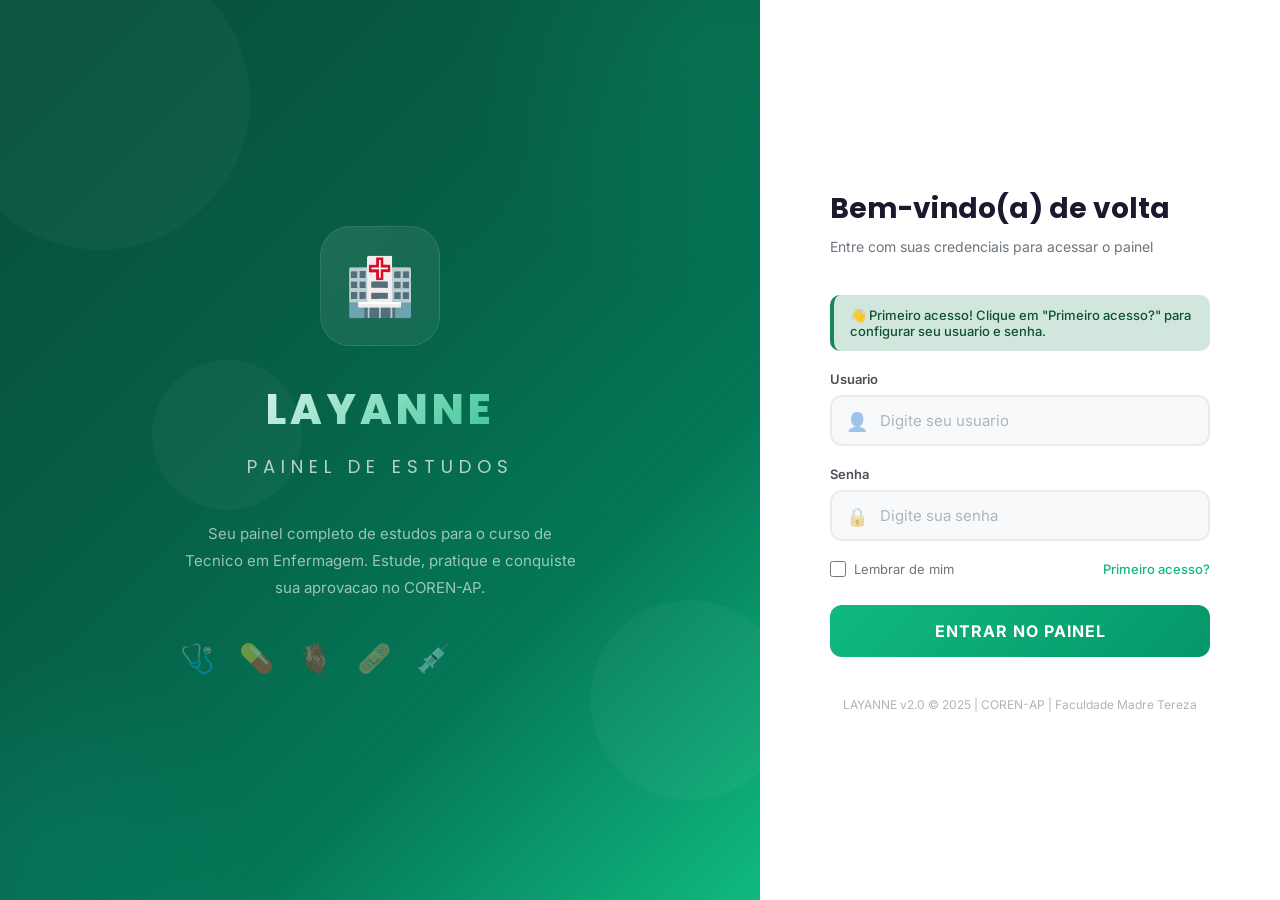
<file: index.html>
<!DOCTYPE html>
<html lang="pt-BR">
<head>
  <meta charset="UTF-8">
  <meta name="viewport" content="width=device-width, initial-scale=1.0">
  <title>LAYANNE - Painel de Estudos | Técnico em Enfermagem</title>
  <link rel="stylesheet" href="css/style.css">
  <link rel="icon" href="data:image/svg+xml,<svg xmlns='http://www.w3.org/2000/svg' viewBox='0 0 100 100'><text y='.9em' font-size='90'>🏥</text></svg>">
  <link rel="manifest" href="manifest.json">
  <meta name="theme-color" content="#10b981">
  <meta name="apple-mobile-web-app-capable" content="yes">
  <meta name="apple-mobile-web-app-status-bar-style" content="black-translucent">
  <meta name="apple-mobile-web-app-title" content="LAYANNE">
  <meta name="description" content="Painel de estudos completo para técnico em enfermagem - COREN-AP">
</head>
<body>

  <div class="sidebar-overlay" id="sidebarOverlay" onclick="toggleSidebar()"></div>

  <!-- SIDEBAR -->
  <aside class="sidebar" id="sidebar">
    <div class="sidebar-header">
      <div class="sidebar-logo">
        <div class="logo-icon">J</div>
        <div class="logo-text">LAYANNE</div>
      </div>
      <div class="logo-subtitle">Técnico em Enfermagem</div>
    </div>

    <nav class="sidebar-nav">
      <div class="nav-section-title">Principal</div>
      <a class="nav-item active" data-page="dashboard" onclick="navigateTo('dashboard')">
        <span class="icon">📊</span> Painel Inicial
      </a>

      <div class="nav-section-title">Estudos</div>
      <a class="nav-item" data-page="disciplinas" onclick="navigateTo('disciplinas')">
        <span class="icon">📚</span> Disciplinas
      </a>
      <a class="nav-item" data-page="simulados" onclick="navigateTo('simulados')">
        <span class="icon">📝</span> Simulados
      </a>
      <a class="nav-item" data-page="mapas" onclick="navigateTo('mapas')">
        <span class="icon">🧠</span> Mapas Mentais
      </a>

      <div class="nav-section-title">Ética e Legislação</div>
      <a class="nav-item" data-page="cofen" onclick="navigateTo('cofen')">
        <span class="icon">⚖️</span> COFEN 564/2017
      </a>
      <a class="nav-item" data-page="disciplina-detail" onclick="navigateTo('disciplina-detail', DISCIPLINAS.find(x=>x.id==='coren-ap'))">
        <span class="icon">🏛️</span> COREN-AP
      </a>

      <div class="nav-section-title">Ferramentas</div>
      <a class="nav-item" data-page="leitura" onclick="navigateTo('leitura')">
        <span class="icon">🔊</span> Leitor de Voz
      </a>
      <a class="nav-item" data-page="favoritos" onclick="navigateTo('favoritos')">
        <span class="icon">⭐</span> Favoritos
      </a>
      <a class="nav-item" data-page="historico" onclick="navigateTo('historico')">
        <span class="icon">📈</span> Meu Progresso
      </a>
    </nav>

    <div class="sidebar-footer">
      <div class="footer-info">
        LAYANNE v2.0<br>
        COREN-AP | Resolução 564/2017
      </div>
    </div>
  </aside>

  <!-- MAIN -->
  <main class="main" id="main">
    <header class="topbar">
      <div class="topbar-left">
        <button class="menu-toggle" id="menuToggle" onclick="toggleSidebar()">☰</button>
        <h1 class="page-title" id="pageTitle">Painel Inicial</h1>
      </div>
      <div class="topbar-right">
        <div class="user-badge">👩‍⚕️ Estudante</div>
      </div>
    </header>

    <div class="content" id="contentArea">

      <!-- DASHBOARD -->
      <div class="page active" id="page-dashboard">
        <!-- HERO BANNER COM PARTICULAS -->
        <div class="welcome-banner-pro">
          <div class="floating-shape floating-shape-1"></div>
          <div class="floating-shape floating-shape-2"></div>
          <div class="floating-shape floating-shape-3"></div>
          <div class="particles" id="particles"></div>
          <div class="welcome-content">
            <div style="display:flex;align-items:center;gap:12px;margin-bottom:16px">
              <div style="width:60px;height:60px;border-radius:18px;background:linear-gradient(135deg,#10b981,#14b8a6);display:flex;align-items:center;justify-content:center;font-size:30px;box-shadow:0 8px 32px rgba(20,184,166,0.4)">👩‍⚕️</div>
              <div>
                <div style="font-size:12px;font-weight:600;letter-spacing:2px;text-transform:uppercase;color:rgba(255,255,255,0.5)">COREN-AP | Técnico em Enfermagem</div>
                <h1 style="margin:0">Bem-vinda à LAYANNE!</h1>
              </div>
            </div>
            <p>Seu painel completo de estudos. Estude, pratique simulados e conquiste sua aprovação com excelência!</p>
            <div style="display:flex;gap:12px;margin-top:24px;flex-wrap:wrap">
              <button onclick="navigateTo('simulados')" style="background:linear-gradient(135deg,#10b981,#14b8a6);border:none;color:white;padding:12px 28px;border-radius:12px;font-weight:700;font-size:14px;cursor:pointer;transition:all 0.3s;box-shadow:0 4px 20px rgba(20,184,166,0.4)">🚀 Iniciar Simulado</button>
              <button onclick="navigateTo('disciplinas')" style="background:rgba(255,255,255,0.1);backdrop-filter:blur(10px);border:1px solid rgba(255,255,255,0.2);color:white;padding:12px 28px;border-radius:12px;font-weight:700;font-size:14px;cursor:pointer;transition:all 0.3s">📚 Ver Disciplinas</button>
            </div>
          </div>
        </div>

        <!-- STATS GLOW -->
        <div style="display:grid;grid-template-columns:repeat(auto-fit,minmax(200px,1fr));gap:20px;margin-bottom:32px">
          <div class="stat-card-glow" onclick="navigateTo('disciplinas')">
            <div class="stat-icon-glow" style="background:linear-gradient(135deg,#10b981,#14b8a6)">📚</div>
            <div class="stat-value-glow" id="statDisciplinas">11</div>
            <div class="stat-label-glow">Disciplinas</div>
          </div>
          <div class="stat-card-glow" onclick="navigateTo('simulados')">
            <div class="stat-icon-glow" style="background:linear-gradient(135deg,#198754,#20c997)">✅</div>
            <div class="stat-value-glow" id="statQuestoes">0</div>
            <div class="stat-label-glow">Questões Respondidas</div>
          </div>
          <div class="stat-card-glow" onclick="navigateTo('simulados')">
            <div class="stat-icon-glow" style="background:linear-gradient(135deg,#fd7e14,#ffc107)">🎯</div>
            <div class="stat-value-glow" id="statAcerto">0%</div>
            <div class="stat-label-glow">Taxa de Acerto</div>
          </div>
          <div class="stat-card-glow" onclick="navigateTo('cofen')">
            <div class="stat-icon-glow" style="background:linear-gradient(135deg,#dc3545,#14b8a6)">⚖️</div>
            <div class="stat-value-glow">119</div>
            <div class="stat-label-glow">Artigos COFEN</div>
          </div>
        </div>

        <!-- QUICK ACTIONS -->
        <div style="display:grid;grid-template-columns:repeat(auto-fit,minmax(140px,1fr));gap:16px;margin-bottom:32px">
          <div class="quick-action" onclick="navigateTo('simulados')">
            <div class="qa-icon" style="background:linear-gradient(135deg,#10b98133,#10b98111)">📝</div>
            <div class="qa-title">Simulados</div>
            <div class="qa-desc">Pratique com provas</div>
          </div>
          <div class="quick-action" onclick="navigateTo('mapas')">
            <div class="qa-icon" style="background:linear-gradient(135deg,#14b8a633,#14b8a611)">🧠</div>
            <div class="qa-title">Mapas Mentais</div>
            <div class="qa-desc">Visualize conceitos</div>
          </div>
          <div class="quick-action" onclick="navigateTo('cofen')">
            <div class="qa-icon" style="background:linear-gradient(135deg,#dc354533,#dc354511)">⚖️</div>
            <div class="qa-title">Código de Ética</div>
            <div class="qa-desc">119 artigos</div>
          </div>
          <div class="quick-action" onclick="navigateTo('leitura')">
            <div class="qa-icon" style="background:linear-gradient(135deg,#19875433,#19875411)">🔊</div>
            <div class="qa-title">Leitor de Voz</div>
            <div class="qa-desc">Ouça o conteúdo</div>
          </div>
          <div class="quick-action" onclick="navigateTo('favoritos')">
            <div class="qa-icon" style="background:linear-gradient(135deg,#14b8a633,#14b8a611)">⭐</div>
            <div class="qa-title">Favoritos</div>
            <div class="qa-desc">Seus salvos</div>
          </div>
          <div class="quick-action" onclick="navigateTo('historico')">
            <div class="qa-icon" style="background:linear-gradient(135deg,#ffc10733,#ffc10711)">📊</div>
            <div class="qa-title">Progresso</div>
            <div class="qa-desc">Seu histórico</div>
          </div>
        </div>

        <!-- DISCIPLINAS + SIMULADOS -->
        <div class="grid-2">
          <div class="glass-card">
            <div class="glass-card-header">
              <div class="glass-card-title"><div class="title-dot"></div>Disciplinas em Alta</div>
              <span style="font-size:12px;color:#6c757d;cursor:pointer" onclick="navigateTo('disciplinas')">Ver todas →</span>
            </div>
            <div class="glass-card-body" id="dashboardDisciplinas"></div>
          </div>
          <div class="glass-card">
            <div class="glass-card-header">
              <div class="glass-card-title"><div class="title-dot" style="background:#ffc107"></div>Últimos Simulados</div>
              <span style="font-size:12px;color:#6c757d;cursor:pointer" onclick="navigateTo('simulados')">Ver todos →</span>
            </div>
            <div class="glass-card-body" id="dashboardSimulados">
              <div style="text-align:center;padding:20px 0;color:#6c757d">
                <div style="font-size:40px;margin-bottom:10px;opacity:0.5">📝</div>
                <div style="font-size:14px">Nenhum simulado realizado ainda</div>
                <div style="font-size:12px;margin-top:4px;opacity:0.7">Comece agora mesmo!</div>
              </div>
            </div>
          </div>
        </div>

        <!-- DICAS -->
        <div class="glass-card" style="margin-bottom:32px">
          <div class="glass-card-header">
            <div class="glass-card-title"><div class="title-dot" style="background:#fd7e14"></div>Dicas de Estudos</div>
          </div>
          <div class="glass-card-body">
            <div style="display:grid;grid-template-columns:repeat(auto-fit,minmax(250px,1fr));gap:16px">
              <div style="display:flex;align-items:flex-start;gap:14px;padding:16px;background:rgba(255,255,255,0.05);border-radius:14px;border:1px solid rgba(255,255,255,0.06);transition:all 0.3s" onmouseover="this.style.background='rgba(255,255,255,0.08)'" onmouseout="this.style.background='rgba(255,255,255,0.05)'">
                <div style="width:44px;height:44px;border-radius:12px;background:linear-gradient(135deg,#10b98133,#14b8a622);display:flex;align-items:center;justify-content:center;font-size:20px;flex-shrink:0">💡</div>
                <div>
                  <div style="font-size:14px;font-weight:600;color:white;margin-bottom:3px">Técnica Pomodoro</div>
                  <div style="font-size:12px;color:rgba(255,255,255,0.5);line-height:1.5">25 min de estudo + 5 min de pausa. Mantém a concentração no máximo!</div>
                </div>
              </div>
              <div style="display:flex;align-items:flex-start;gap:14px;padding:16px;background:rgba(255,255,255,0.05);border-radius:14px;border:1px solid rgba(255,255,255,0.06);transition:all 0.3s" onmouseover="this.style.background='rgba(255,255,255,0.08)'" onmouseout="this.style.background='rgba(255,255,255,0.05)'">
                <div style="width:44px;height:44px;border-radius:12px;background:linear-gradient(135deg,#14b8a633,#14b8a622);display:flex;align-items:center;justify-content:center;font-size:20px;flex-shrink:0">🔁</div>
                <div>
                  <div style="font-size:14px;font-weight:600;color:white;margin-bottom:3px">Revisão Espaçada</div>
                  <div style="font-size:12px;color:rgba(255,255,255,0.5);line-height:1.5">Revise em 24h, 7 dias e 30 dias. Supere a curva de Ebbinghaus!</div>
                </div>
              </div>
              <div style="display:flex;align-items:flex-start;gap:14px;padding:16px;background:rgba(255,255,255,0.05);border-radius:14px;border:1px solid rgba(255,255,255,0.06);transition:all 0.3s" onmouseover="this.style.background='rgba(255,255,255,0.08)'" onmouseout="this.style.background='rgba(255,255,255,0.05)'">
                <div style="width:44px;height:44px;border-radius:12px;background:linear-gradient(135deg,#19875433,#20c99722);display:flex;align-items:center;justify-content:center;font-size:20px;flex-shrink:0">📝</div>
                <div>
                  <div style="font-size:14px;font-weight:600;color:white;margin-bottom:3px">Simulados Semanais</div>
                  <div style="font-size:12px;color:rgba(255,255,255,0.5);line-height:1.5">A melhor forma de medir seu nível e identificar pontos fracos!</div>
                </div>
              </div>
              <div style="display:flex;align-items:flex-start;gap:14px;padding:16px;background:rgba(255,255,255,0.05);border-radius:14px;border:1px solid rgba(255,255,255,0.06);transition:all 0.3s" onmouseover="this.style.background='rgba(255,255,255,0.08)'" onmouseout="this.style.background='rgba(255,255,255,0.05)'">
                <div style="width:44px;height:44px;border-radius:12px;background:linear-gradient(135deg,#dc354533,#14b8a622);display:flex;align-items:center;justify-content:center;font-size:20px;flex-shrink:0">🧠</div>
                <div>
                  <div style="font-size:14px;font-weight:600;color:white;margin-bottom:3px">Mapas Mentais</div>
                  <div style="font-size:12px;color:rgba(255,255,255,0.5);line-height:1.5">Visualize e fixe conceitos complexos com mapas interativos!</div>
                </div>
              </div>
            </div>
          </div>
        </div>
      </div>

      <!-- DISCIPLINAS -->
      <div class="page" id="page-disciplinas">
        <div class="section-title">📚 Disciplinas do Curso</div>
        <div class="section-subtitle">Estude todas as matérias exigidas no curso de Técnico em Enfermagem</div>
        <div class="tabs" id="disciplinaTabs">
          <button class="tab active" onclick="filterDisciplinas('todas')">Todas</button>
          <button class="tab" onclick="filterDisciplinas('basico')">Básico</button>
          <button class="tab" onclick="filterDisciplinas('clinico')">Clínico</button>
          <button class="tab" onclick="filterDisciplinas('especializado')">Especializado</button>
          <button class="tab" onclick="filterDisciplinas('geral')">Geral</button>
        </div>
        <div class="grid-3" id="disciplinasGrid"></div>
      </div>

      <!-- DISCIPLINA DETAIL -->
      <div class="page" id="page-disciplina-detail">
        <div id="disciplinaDetailContent"></div>
      </div>

      <!-- TOPICO DETAIL -->
      <div class="page" id="page-topico-detail">
        <div id="topicoDetailContent"></div>
      </div>

      <!-- SIMULADOS -->
      <div class="page" id="page-simulados">
        <div class="section-title">📝 Simulados</div>
        <div class="section-subtitle">Pratique com questões no estilo COREN-DF</div>
        <div class="tabs">
          <button class="tab active" onclick="filterSimulados('todos')">Todos</button>
          <button class="tab" onclick="filterSimulados('facil')">Fácil</button>
          <button class="tab" onclick="filterSimulados('medio')">Médio</button>
          <button class="tab" onclick="filterSimulados('dificil')">Difícil</button>
        </div>
        <div class="grid-3" id="simuladosGrid"></div>
      </div>

      <!-- QUIZ -->
      <div class="page" id="page-quiz">
        <div class="quiz-container" id="quizContainer"></div>
      </div>

      <!-- QUIZ RESULTS -->
      <div class="page" id="page-quiz-results">
        <div class="results-container" id="quizResults"></div>
      </div>

      <!-- MAPAS MENTAIS -->
      <div class="page" id="page-mapas">
        <div class="section-title">🧠 Mapas Mentais</div>
        <div class="section-subtitle">Visualize e memorize os conceitos principais de cada disciplina</div>
        <div class="grid-3" id="mapasGrid"></div>
      </div>

      <!-- MAPA DETAIL -->
      <div class="page" id="page-mapa-detail">
        <div id="mapaDetailContent"></div>
      </div>

      <!-- COFEN 564/2017 -->
      <div class="page" id="page-cofen">
        <div style="background:linear-gradient(135deg,#14b8a6,#10b981);border-radius:var(--radius-lg);padding:32px;color:white;margin-bottom:24px;position:relative;overflow:hidden">
          <div style="position:absolute;top:0;right:0;width:200px;height:100%;background:url('https://images.unsplash.com/photo-1589829545856-d10d557cf95f?w=400&q=80') center/cover;opacity:0.1;border-radius:0 var(--radius-lg) var(--radius-lg) 0"></div>
          <h2 style="font-family:Poppins,sans-serif;font-size:24px;font-weight:800;margin-bottom:8px;position:relative">⚖️ Código de Ética dos Profissionais de Enfermagem</h2>
          <p style="opacity:0.85;font-size:14px;position:relative">COREN-AP | Conselho Regional de Enfermagem do Amapá</p>
          <p style="opacity:0.65;font-size:12px;position:relative;margin-top:4px">Resolução COFEN n. 564/2017 - 119 Artigos Completos</p>
        </div>

        <div class="tabs" id="cofenTabs">
          <button class="tab active" onclick="filterCofen('todos')">Todos (119)</button>
          <button class="tab" onclick="filterCofen('pre')">Preâmbulo</button>
          <button class="tab" onclick="filterCofen('direitos')">Cap.I - Direitos (1-23)</button>
          <button class="tab" onclick="filterCofen('deveres')">Cap.II - Deveres (24-60)</button>
          <button class="tab" onclick="filterCofen('proibicoes')">Cap.III - Proibições (61-102)</button>
          <button class="tab" onclick="filterCofen('infracoes')">Cap.IV - Infrações (103-113)</button>
          <button class="tab" onclick="filterCofen('aplicacao')">Cap.V - Penalidades (114-119)</button>
        </div>

        <div id="cofenList"></div>
      </div>

      <!-- COFEN ARTIGO DETAIL -->
      <div class="page" id="page-cofen-detail">
        <div id="cofenDetailContent"></div>
      </div>

      <!-- LEITOR DE VOZ -->
      <div class="page" id="page-leitura">
        <div class="section-title">🔊 Leitor de Voz Inteligente</div>
        <div class="section-subtitle">Ouça os conteúdos e receba explicações práticas do robô inteligente</div>

        <div class="grid-2">
          <div class="card">
            <div class="card-header">
              <div class="card-title">Selecione o Conteúdo</div>
            </div>
            <div class="card-body">
              <div style="margin-bottom:16px">
                <label style="font-size:13px;font-weight:600;display:block;margin-bottom:6px">Disciplina</label>
                <select id="leitorDisciplina" onchange="updateLeitorTopicos()" style="width:100%;padding:10px 14px;border:2px solid var(--border);border-radius:8px;font-size:14px;font-family:Inter,sans-serif;background:white">
                  <option value="">Selecione uma disciplina...</option>
                </select>
              </div>
              <div style="margin-bottom:16px">
                <label style="font-size:13px;font-weight:600;display:block;margin-bottom:6px">Tópico</label>
                <select id="leitorTopico" onchange="loadLeitorConteudo()" style="width:100%;padding:10px 14px;border:2px solid var(--border);border-radius:8px;font-size:14px;font-family:Inter,sans-serif;background:white">
                  <option value="">Selecione um tópico...</option>
                </select>
              </div>
              <div style="margin-bottom:16px">
                <label style="font-size:13px;font-weight:600;display:block;margin-bottom:6px">Velocidade da Fala</label>
                <input type="range" id="leitorVelocidade" min="0.5" max="2" step="0.1" value="1.3" style="width:100%" oninput="document.getElementById('leitorVelocidadeLabel').textContent = this.value == 1.3 ? 'Normal' : this.value < 1.3 ? 'Lenta' : 'Rápida'">
                <div style="display:flex;justify-content:space-between;font-size:11px;color:var(--text-muted)">
                  <span>Lenta</span>
                  <span id="leitorVelocidadeLabel">Normal</span>
                  <span>Rápida</span>
                </div>
              </div>
              <div style="margin-bottom:16px">
                <label style="font-size:13px;font-weight:600;display:block;margin-bottom:6px">Volume</label>
                <input type="range" id="leitorVolume" min="0" max="1" step="0.1" value="1" style="width:100%">
              </div>
              <div style="display:flex;gap:8px;flex-wrap:wrap">
                <label style="display:flex;align-items:center;gap:6px;font-size:13px;cursor:pointer;padding:8px 14px;background:var(--bg);border-radius:8px;border:2px solid var(--border);transition:all 0.3s" id="modoLeituraLabel">
                  <input type="checkbox" id="modoExplicacao" style="accent-color:#10b981">
                  <span>🤖 Modo Explicação Prática</span>
                </label>
              </div>
            </div>
          </div>

          <div class="card">
            <div class="card-header">
              <div class="card-title">Controle de Leitura</div>
            </div>
            <div class="card-body">
              <div id="leitorConteudoPreview" style="max-height:280px;overflow-y:auto;padding:16px;background:var(--bg);border-radius:8px;font-size:13px;line-height:1.8;margin-bottom:20px;color:#555">
                Selecione um tópico para visualizar e ouvir o conteúdo...
              </div>
              <div style="display:flex;gap:8px;flex-wrap:wrap;justify-content:center">
                <button class="btn btn-outline btn-sm" onclick="leitorSkipBack()">⏮ Voltar</button>
                <button class="btn btn-primary" id="leitorPlayBtn" onclick="toggleLeitura()">▶ Iniciar Leitura</button>
                <button class="btn btn-outline btn-sm" onclick="leitorPause()">⏸ Pausar</button>
                <button class="btn btn-danger btn-sm" onclick="leitorStop()">⏹ Parar</button>
                <button class="btn btn-outline btn-sm" onclick="leitorSkipForward()">⏭ Avançar</button>
              </div>
              <div id="leitorProgresso" style="margin-top:16px;text-align:center;font-size:12px;color:var(--text-muted)"></div>
            </div>
          </div>
        </div>

        <div class="card" style="margin-top:24px">
          <div class="card-header">
            <div class="card-title">⚡ Artigos para Leitura Rápida</div>
          </div>
          <div class="card-body">
            <div class="grid-3" id="artigosGrid"></div>
          </div>
        </div>
      </div>

      <!-- FAVORITOS -->
      <div class="page" id="page-favoritos">
        <div class="section-title">⭐ Meus Favoritos</div>
        <div class="section-subtitle">Conteúdos salvos para revisão rápida</div>
        <div id="favoritosContent">
          <div class="empty-state">
            <div class="empty-state-icon">⭐</div>
            <div class="empty-state-title">Nenhum favorito ainda</div>
            <div class="empty-state-desc">Clique no ícone ⭐ nos conteúdos para salvá-los aqui</div>
          </div>
        </div>
      </div>

      <!-- HISTORICO -->
      <div class="page" id="page-historico">
        <div class="section-title">📈 Meu Progresso</div>
        <div class="section-subtitle">Acompanhe sua evolução nos estudos</div>
        <div class="stats-grid">
          <div class="stat-card blue"><div class="stat-icon">📚</div><div class="stat-value" id="histTotalEstudado">0</div><div class="stat-label">Tópicos Estudados</div></div>
          <div class="stat-card green"><div class="stat-icon">📝</div><div class="stat-value" id="histTotalSimulados">0</div><div class="stat-label">Simulados Realizados</div></div>
          <div class="stat-card orange"><div class="stat-icon">🎯</div><div class="stat-value" id="histMelhorAcerto">0%</div><div class="stat-label">Melhor Taxa de Acerto</div></div>
          <div class="stat-card red"><div class="stat-icon">🔥</div><div class="stat-value" id="histSequencia">0</div><div class="stat-label">Dias Seguidos</div></div>
        </div>
        <div class="grid-2">
          <div class="card"><div class="card-header"><div class="card-title">Progresso por Disciplina</div></div><div class="card-body" id="progressoDisciplinas"></div></div>
          <div class="card"><div class="card-header"><div class="card-title">Histórico de Simulados</div></div><div class="card-body" id="historicoSimulados"><div class="empty-state"><div class="empty-state-icon">📋</div><div class="empty-state-desc">Nenhum simulado realizado ainda</div></div></div></div>
        </div>
      </div>

    </div>
  </main>

  <!-- TTS CONTROLLER FLUTUANTE -->
  <div id="ttsFloatingController" style="display:none;position:fixed;bottom:24px;right:24px;background:linear-gradient(135deg,#10b981,#14b8a6);color:white;padding:16px 24px;border-radius:16px;box-shadow:0 8px 32px rgba(16,185,129,0.3);z-index:2000;min-width:320px;font-family:Inter,sans-serif">
    <div style="display:flex;align-items:center;justify-content:space-between;margin-bottom:8px">
      <div style="font-size:13px;font-weight:600" id="ttsStatus">🔊 Lendo em voz alta...</div>
      <button onclick="leitorStop()" style="background:none;border:none;color:white;font-size:18px;cursor:pointer">✕</button>
    </div>
    <div style="font-size:11px;opacity:0.8;margin-bottom:10px;max-height:40px;overflow:hidden;line-height:1.4" id="ttsCurrentText"></div>
    <div style="display:flex;gap:8px;align-items:center">
      <button onclick="leitorPause()" class="btn btn-sm" style="background:rgba(255,255,255,0.2);color:white;border:none;cursor:pointer;padding:6px 10px;border-radius:6px" id="ttsPauseBtn">⏸</button>
      <div style="flex:1;height:4px;background:rgba(255,255,255,0.2);border-radius:2px;overflow:hidden">
        <div id="ttsProgressBar" style="height:100%;background:white;border-radius:2px;width:0%;transition:width 0.3s"></div>
      </div>
      <button onclick="leitorSkipForward()" class="btn btn-sm" style="background:rgba(255,255,255,0.2);color:white;border:none;cursor:pointer;padding:6px 10px;border-radius:6px">⏭</button>
    </div>
  </div>

  <!-- ============ HUMANOIDE AI APRESENTADOR ============ -->
  <div class="ai-humanoid-overlay" id="humanoidOverlay">
    <div class="ai-humanoid-stage">
      <div class="ai-stage-top">
        <div class="ai-stage-status">
          <span class="dot"></span>
          <span>LAYANNE AI • Sistema Ativo</span>
          <div class="ai-voice-wave" id="voiceWave">
            <span></span><span></span><span></span><span></span><span></span>
          </div>
        </div>
        <button class="ai-stage-close" onclick="humanoidClose()">✕</button>
      </div>

      <!-- Tabs -->
      <div class="ai-tabs">
        <button class="ai-tab active" id="tabApresentacao" onclick="humanoidSwitchTab('apresentacao')">🤖 Apresentação</button>
        <button class="ai-tab" id="tabInteligente" onclick="humanoidSwitchTab('inteligente')">🧠 Inteligente</button>
      </div>

      <!-- Tab: Apresentação -->
      <div class="ai-tab-panel active" id="panelApresentacao">
        <div class="ai-stage-body">
          <div class="ai-humanoid-container">
            <div class="ai-humanoid-body">
              <div class="humanoid-head">
                <div class="face">
                  <div class="humanoid-eyes">
                    <div class="humanoid-eye"></div>
                    <div class="humanoid-eye"></div>
                  </div>
                  <div class="humanoid-mouth" id="humanoidMouth"></div>
                </div>
              </div>
              <div class="humanoid-neck"></div>
              <div class="humanoid-torso"></div>
              <div class="humanoid-arms">
                <div class="humanoid-arm left" id="armLeft"></div>
                <div class="humanoid-arm right" id="armRight"></div>
              </div>
            </div>
            <div class="ai-humanoid-name">a LAYANNE</div>
            <div class="ai-humanoid-role">Assistente Virtual</div>
          </div>

          <div class="ai-speech-panel">
            <div class="ai-speech-bubble">
              <div class="ai-speech-text" id="humanoidText">
                Olá! Eu sou o <span class="highlight">LAYANNE</span>, seu assistente virtual de estudos...
              </div>
            </div>
            <div class="ai-progress-dots" id="humanoidDots"></div>
          </div>
        </div>

        <div class="ai-stage-controls">
          <button class="ai-ctrl-btn secondary" onclick="humanoidPrev()">◀ Anterior</button>
          <button class="ai-ctrl-btn primary" id="humanoidPlayBtn" onclick="humanoidTogglePlay()">
            <span id="playIcon">▶ Iniciar Apresentação</span>
          </button>
          <button class="ai-ctrl-btn secondary" onclick="humanoidNext()">Próximo ▶</button>
          <button class="ai-ctrl-btn danger" onclick="humanoidClose()">✕ Fechar</button>
        </div>
      </div>

      <!-- Tab: Inteligente (Chat) -->
      <div class="ai-tab-panel" id="panelInteligente">
        <div class="ai-chat-container">
          <div class="hud-chat-messages" id="chatMessages">
            <div class="hud-chat-msg hud-chat-msg-bot">
              <div class="hud-chat-avatar">🤖</div>
               <div class="hud-chat-bubble">Olá! Eu sou a <strong>LAYANNE</strong>, sua assistente inteligente! Pode me perguntar qualquer coisa sobre enfermagem, ética, anatomia, farmacologia, o COREN-AP, o Código de Ética... Estou aqui para te ajudar nos seus estudos! 💜</div>
            </div>
          </div>
          <div class="hud-chat-suggestions" id="chatSuggestions">
            <button class="hud-chat-sug-btn" onclick="chatPerguntar('O que é beneficência?')">O que é beneficência?</button>
            <button class="hud-chat-sug-btn" onclick="chatPerguntar('Quais são os principais artigos do código de ética?')">Artigos principais</button>
            <button class="hud-chat-sug-btn" onclick="chatPerguntar('Me explica sobre sistema nervoso')">Sistema nervoso</button>
            <button class="hud-chat-sug-btn" onclick="chatPerguntar('O que é o COREN-AP?')">COREN-AP</button>
            <button class="hud-chat-sug-btn" onclick="chatPerguntar('Quais são as disciplinas?')">Disciplinas</button>
          </div>
          <div class="hud-chat-input-area">
            <input type="text" id="chatInput" placeholder="Digite sua pergunta sobre enfermagem..." onkeydown="if(event.key==='Enter')chatEnviar()">
            <button class="hud-chat-send" onclick="chatEnviar()">➤</button>
          </div>
        </div>
      </div>
    </div>
  </div>

  <!-- Botão flutuante do humanoide -->
  <button class="ai-fab" id="humanoidFab" onclick="humanoidOpen()" title="Conheça a LAYANNE">
    <span class="ai-fab-pulse"></span>
    🤖
  </button>

  <script src="js/data.js"></script>
  <script src="coren-ap/cofen-data.js"></script>
  <script src="js/app.js"></script>
  <script>
    if ('serviceWorker' in navigator) {
      navigator.serviceWorker.register('service-worker.js');
    }
  </script>
  <script>
    // ============ HUMANOIDE AI - APRESENTACAO POR VOZ ============
    const HUMANOID_STEPS = [
      {
        text: `Olá! Eu sou a <span class="highlight">LAYANNE</span>, sua assistente virtual de estudos!
               Seja muito bem-vindo ao seu painel completo de <span class="accent">Técnico em Enfermagem</span>.
               Vou te apresentar tudo que você pode fazer aqui. Preste atenção!`,
        voice: `Olá!... Eu sou a Layanne, sua assistente virtual de estudos!... Seja muito bem-vindo ao seu painel completo de Técnico em Enfermagem!... Vou te apresentar tudo que você pode fazer aqui. Preste muita atenção!`
      },
      {
        text: `Este é um sistema completo de <span class="highlight">aprendizado</span>, feito para quem está cursando <span class="accent">Técnico em Enfermagem</span>.
               Aqui você encontra todas as disciplinas do curso, organizadas e prontas para estudar.`,
        voice: `Este é um sistema completo de aprendizado!... Feito para quem está cursando Técnico em Enfermagem!... Aqui você encontra todas as disciplinas do curso, organizadas e prontas para estudar.`
      },
      {
        text: `Temos <span class="highlight">11 disciplinas completas</span>: Anatomia, Farmacologia, Primeiros Socorros, Saúde da Mulher, Obstetrícia, Enfermagem Médico-Cirúrgica, Enfermagem em Saúde Coletiva, Legislação, Doenças Prevalentes, Psiquiatria e <span class="accent">COREN-AP</span>!
               Cada uma com <span class="accent">conteúdos completos</span> e bem organizados.`,
        voice: `Temos 11 disciplinas completas!... Anatomia, Farmacologia, Primeiros Socorros, Saúde da Mulher, Obstetrícia, Enfermagem Médico-Cirúrgica, Enfermagem em Saúde Coletiva, Legislação, Doenças Prevalentes, Psiquiatria e COREN-AP!... Cada uma com conteúdos completos e bem organizados.`
      },
      {
        text: `O <span class="highlight">Código de Ética do COREN-AP</span> está completo aqui!
               Todos os <span class="accent">119 artigos</span> da Resolução COFEN 564/2017, organizados por capítulos, com explicação prática de cada um.
               Você pode ler, ouvir em voz alta e favoritar os artigos mais importantes.`,
        voice: `O Código de Ética do COREN-AP está completo aqui!... Todos os 119 artigos da Resolução COFEN 564/2017!... Organizados por capítulos, com explicação prática de cada um!... Você pode ler, ouvir em voz alta, e favoritar os artigos mais importantes.`
      },
      {
        text: `A ferramenta de <span class="highlight">Simulados</span> é poderosa!
               Mais de <span class="accent">130 questões</span> com explicação detalhada. Você pode escolher por disciplina, fazer simulados gerais e acompanhar sua taxa de acerto.
               Ative o <span class="accent">Modo Explicação</span> para entender cada resposta!`,
        voice: `A ferramenta de Simulados é muito poderosa!... Mais de 130 questões com explicação detalhada!... Você pode escolher por disciplina, fazer simulados gerais, e acompanhar sua taxa de acerto!... Ative o Modo Explicação para entender cada resposta!`
      },
      {
        text: `Tem <span class="highlight">Mapas Mentais</span> visuais para facilitar o aprendizado!
               Conceitos complexos organizados em árvore de conhecimento. Visualize conexões entre temas e memorize com facilidade.
               Perfeito para <span class="accent">revisão rápida</span> antes das provas!`,
        voice: `Tem Mapas Mentais visuais para facilitar o aprendizado!... Conceitos complexos organizados em árvore de conhecimento!... Visualize conexões entre temas, e memorize com facilidade!... Perfeito para revisão rápida antes das provas!`
      },
      {
        text: `O <span class="highlight">Leitor de Voz</span> pode ler qualquer conteúdo para você!
               Ative o <span class="accent">Modo Explicação</span> e a LAYANNE vai explicar o conteúdo de forma prática e objetiva, como se fosse uma professora particular.
               Perfeito para estudar enquanto faz outras coisas!`,
        voice: `O Leitor de Voz pode ler qualquer conteúdo para você!... Ative o Modo Explicação, e a Layanne vai explicar o conteúdo de forma prática e objetiva!... Como se fosse uma professora particular!... Perfeito para estudar enquanto faz outras coisas!`
      },
      {
        text: `No <span class="highlight">Dashboard</span> você acompanha sua evolução:
               total de questões respondidas, taxa de acerto, simulados recentes e suas <span class="accent">disciplinas favoritas</span>.
               Tudo para você saber exatamente onde precisa estudar mais!`,
        voice: `No Dashboard você acompanha sua evolução!... Total de questões respondidas, taxa de acerto, simulados recentes, e suas disciplinas favoritas!... Tudo para você saber exatamente onde precisa estudar mais!`
      },
      {
        text: `Salve conteúdos nos <span class="highlight">Favoritos</span> com o ícone de estrela.
               O painel funciona <span class="accent">offline</span> também! Você pode estudar de qualquer lugar, mesmo sem internet.
               Dica: use os favoritos para revisar antes da prova!`,
        voice: `Salve conteúdos nos Favoritos, com o ícone de estrela!... O painel funciona offline também!... Você pode estudar de qualquer lugar, mesmo sem internet!... Dica: use os favoritos para revisar antes da prova!`
      },
      {
        text: `Agora sim! Você está pronta para <span class="highlight">começar seus estudos</span>!
               Clique em qualquer disciplina, faça simulados, ouça os conteúdos e conquiste sua aprovação.
               Eu sou o <span class="accent">LAYANNE</span>, estarei sempre aqui te ajudando. <span class="highlight">Bons estudos!</span>`,
        voice: `Agora sim!... Você está pronto para começar seus estudos!... Clique em qualquer disciplina, faça simulados, ouça os conteúdos, e conquiste sua aprovação!... Eu sou a Layanne, e estarei sempre aqui te ajudando!... Bons estudos!`
      }
    ];

    let hStep = 0;
    let hPlaying = false;
    let hSpeech = null;
    let hMouthInterval = null;

    function humanoidOpen() {
      document.getElementById('humanoidOverlay').classList.add('active');
      document.getElementById('humanoidFab').style.display = 'none';
      hStep = 0;
      hPlaying = false;
      humanoidRenderDots();
      humanoidShowStep(0);
      if (!localStorage.getItem('layanne_humanoid_seen')) {
        setTimeout(() => humanoidStart(), 800);
      }
    }

    function humanoidClose() {
      humanoidStop();
      document.getElementById('humanoidOverlay').classList.remove('active');
      document.getElementById('humanoidFab').style.display = 'flex';
      localStorage.setItem('layanne_humanoid_seen', 'true');
    }

    function humanoidRenderDots() {
      const dots = document.getElementById('humanoidDots');
      dots.innerHTML = HUMANOID_STEPS.map((_, i) =>
        `<div class="ai-progress-dot ${i === hStep ? 'active' : i < hStep ? 'done' : ''}" onclick="humanoidGoTo(${i})"></div>`
      ).join('');
    }

    function humanoidShowStep(idx) {
      hStep = idx;
      const textEl = document.getElementById('humanoidText');
      textEl.innerHTML = HUMANOID_STEPS[idx].text;
      textEl.style.animation = 'none';
      textEl.offsetHeight;
      textEl.style.animation = 'msgFadeIn 0.5s ease';
      humanoidRenderDots();
    }

    function humanoidGoTo(idx) {
      humanoidStop();
      humanoidShowStep(idx);
    }

    function humanoidPrev() {
      humanoidStop();
      if (hStep > 0) humanoidShowStep(hStep - 1);
    }

    function humanoidNext() {
      humanoidStop();
      if (hStep < HUMANOID_STEPS.length - 1) humanoidShowStep(hStep + 1);
    }

    function humanoidTogglePlay() {
      if (hPlaying) {
        humanoidStop();
      } else {
        humanoidStart();
      }
    }

    function humanoidStart() {
      hPlaying = true;
      document.getElementById('playIcon').textContent = '⏸ Pausar';
      document.getElementById('voiceWave').classList.remove('paused');
      humanoidSpeak(HUMANOID_STEPS[hStep].voice);
    }

    function humanoidStop() {
      hPlaying = false;
      document.getElementById('playIcon').textContent = '▶ Continuar';
      document.getElementById('voiceWave').classList.add('paused');
      if (hSpeech) { speechSynthesis.cancel(); hSpeech = null; }
      humanoidStopMouth();
    }

    function humanoidSpeak(text) {
      if (!('speechSynthesis' in window)) {
        humanoidStartMouth();
        setTimeout(() => { humanoidStopMouth(); humanoidAutoNext(); }, 3000);
        return;
      }
      speechSynthesis.cancel();

      const voices = speechSynthesis.getVoices();
      let bestVoice = null;

      const prefFemininas = [
        'maria', 'zira', 'hazel', 'helena', 'female',
        'luciana', 'julia', 'camila', 'paula', 'ana',
        'clara', 'isabela', 'larissa', 'marcia',
        'google female'
      ];

      for (const pref of prefFemininas) {
        const found = voices.find(v => v.name.toLowerCase().includes(pref));
        if (found) { bestVoice = found; break; }
      }

      if (!bestVoice) {
        bestVoice = voices.find(v => v.lang.startsWith('pt'));
      }

      if (!bestVoice) {
        const fem = voices.filter(v => /zira|hazel|helena|maria|female|feminina/i.test(v.name));
        bestVoice = fem.length > 0 ? fem[0] : voices[0];
      }

      const u = new SpeechSynthesisUtterance(text);
      u.lang = 'pt-BR';
      u.rate = 1.75;
      u.pitch = 1.75;
      u.volume = 1;
      if (bestVoice) u.voice = bestVoice;

      humanoidStartMouth();

      u.onend = () => {
        humanoidStopMouth();
        hSpeech = null;
        if (hPlaying) humanoidAutoNext();
      };

      u.onerror = () => {
        humanoidStopMouth();
        hSpeech = null;
        if (hPlaying) humanoidAutoNext();
      };

      hSpeech = u;
      speechSynthesis.speak(u);
    }

    function humanoidAutoNext() {
      if (hStep < HUMANOID_STEPS.length - 1) {
        setTimeout(() => {
          hStep++;
          humanoidShowStep(hStep);
          setTimeout(() => {
            if (hPlaying) humanoidSpeak(HUMANOID_STEPS[hStep].voice);
          }, 600);
        }, 400);
      } else {
        hPlaying = false;
        document.getElementById('playIcon').textContent = '▶ Recomeçar';
        document.getElementById('voiceWave').classList.add('paused');
      }
    }

    function humanoidStartMouth() {
      const mouth = document.getElementById('humanoidMouth');
      mouth.classList.add('speaking');
      document.getElementById('armRight').classList.add('waving');
    }

    function humanoidStopMouth() {
      const mouth = document.getElementById('humanoidMouth');
      mouth.classList.remove('speaking');
      document.getElementById('armRight').classList.remove('waving');
    }

    // Load voices
    if ('speechSynthesis' in window) {
      speechSynthesis.onvoiceschanged = () => speechSynthesis.getVoices();
      speechSynthesis.getVoices();
    }

    // ============ TABS ============
    function humanoidSwitchTab(tab) {
      document.getElementById('tabApresentacao').classList.toggle('active', tab === 'apresentacao');
      document.getElementById('tabInteligente').classList.toggle('active', tab === 'inteligente');
      document.getElementById('panelApresentacao').classList.toggle('active', tab === 'apresentacao');
      document.getElementById('panelInteligente').classList.toggle('active', tab === 'inteligente');
      if (tab === 'inteligente') humanoidStop();
    }

    // ============ CHATBOT INTELIGENTE ============
    function chatEnviar() {
      const input = document.getElementById('chatInput');
      const texto = input.value.trim();
      if (!texto) return;
      input.value = '';
      chatAdicionarMensagem(texto, 'user');
      chatMostrarTyping();
      const delay = 600 + Math.random() * 800;
      setTimeout(() => {
        chatRemoverTyping();
        const resposta = chatGerarResposta(texto);
        chatAdicionarMensagem(resposta, 'bot');
      }, delay);
    }

    function chatPerguntar(pergunta) {
      document.getElementById('chatInput').value = '';
      chatAdicionarMensagem(pergunta, 'user');
      chatMostrarTyping();
      setTimeout(() => {
        chatRemoverTyping();
        const resposta = chatGerarResposta(pergunta);
        chatAdicionarMensagem(resposta, 'bot');
      }, 700 + Math.random() * 600);
    }

    function chatAdicionarMensagem(texto, tipo) {
      const container = document.getElementById('chatMessages');
      const avatar = tipo === 'bot' ? '🤖' : '👩‍🎓';
      const classe = tipo === 'bot' ? 'hud-chat-msg-bot' : 'hud-chat-msg-user';
      const html = `<div class="hud-chat-msg ${classe}"><div class="hud-chat-avatar">${avatar}</div><div class="hud-chat-bubble">${texto}</div></div>`;
      container.insertAdjacentHTML('beforeend', html);
      container.scrollTop = container.scrollHeight;
    }

    function chatMostrarTyping() {
      const container = document.getElementById('chatMessages');
      container.insertAdjacentHTML('beforeend', `<div class="hud-chat-typing" id="chatTyping"><div class="hud-chat-avatar">🤖</div><div class="typing-dots"><span></span><span></span><span></span></div></div>`);
      container.scrollTop = container.scrollHeight;
    }

    function chatRemoverTyping() {
      const el = document.getElementById('chatTyping');
      if (el) el.remove();
    }

    function chatNormalizar(texto) {
      return texto.toLowerCase()
        .normalize('NFD').replace(/[\u0300-\u036f]/g, '')
        .replace(/[?!.,;:'"()\[\]{}]/g, '')
        .replace(/\s+/g, ' ').trim();
    }

    function chatGerarResposta(pergunta) {
      const p = chatNormalizar(pergunta);

      // Saudacoes
      if (p.match(/^(ola|oi|bom dia|boa tarde|boa noite|e ai|eai|hello|hi|hey|salve)/)) {
        const saudacoes = [
          'Oi! Tudo bem? 😊 Sou a LAYANNE, posso te ajudar com qualquer dúvida sobre enfermagem, ética profissional, anatomia, farmacologia... É só perguntar!',
          'Olá! Que bom te ver por aqui! 💜 Em que posso te ajudar hoje? Pode ser sobre qualquer disciplina do curso!',
          'Oi! Estou aqui prontinho para te ajudar nos seus estudos! 🤖 Pergunte sobre qualquer conteúdo do curso de Técnico em Enfermagem!'
        ];
        return saudacoes[Math.floor(Math.random() * saudacoes.length)];
      }

      // Agradecimentos
      if (p.match(/(obrigad|valeu|thanks|brigad)/)) {
        return 'De nada! 💜 Fico feliz em ajudar! Se tiver mais alguma dúvida, é só mandar. Bons estudos!';
      }

      // Sobre o LAYANNE
      if (p.match(/(quem e voce|o que voce faz|seu nome|sobre voce|me apresente)/)) {
        return 'Eu sou a <strong>LAYANNE</strong>, sua assistente virtual de estudos! 🤖 Fui criada especialmente para te ajudar no curso de Técnico em Enfermagem. Posso te explicar conteúdos, responder dúvidas sobre o Código de Ética do COREN-AP, te ajudar com anatomia, farmacologia, e muito mais! É só me perguntar!';
      }

      // Disciplinas
      if (p.match(/(disciplina|materia|conteudo|o que tem|quais)/) && p.match(/(disciplina|materia)/)) {
        const nomes = DISCIPLINAS.map(d => `<strong>${d.nome}</strong>`).join(', ');
        return `Temos <strong>${DISCIPLINAS.length} disciplinas</strong> completas: ${nomes}. Cada uma com vários tópicos, quizzes e mapas mentais! Qual disciplina você quer estudar?`;
      }

      // ============ ETICA / CODIGO DE ETICA / COFEN ============
      if (p.match(/(etic|codigo de etica|cofen|coren|resolucao 564|codigo etico)/)) {
        // Buscar artigo especifico
        const artMatch = p.match(/artigo\s*(\d+)/);
        if (artMatch) {
          const num = parseInt(artMatch[1]);
          const artigo = COFEN_ARTIGOS.find(a => a.artigo === String(num));
          if (artigo) {
            return `<strong>Artigo ${artigo.artigo}</strong> - ${artigo.titulo}<br><br>${artigo.texto}<br><br>💡 <em>${artigo.explicacao}</em>`;
          }
          return `Não encontrei o artigo ${num} na base. Verifique o número e tente novamente. Temos artigos de 1 a 119, mais o preâmbulo.`;
        }
        // Capitulos
        if (p.match(/(capitulo|capitulo|principio|disposicao geral|dos profissionais|das competencias|infração|penalidade)/)) {
          if (p.match(/preambulo/)) return `<strong>Preâmbulo do Código de Ética</strong><br><br>A profissão de Enfermagem, no exercício de suas atividades, compromete-se com o ser humano, com a coletividade e com a classe profissional, observando os princípios da dignidade da pessoa humana, da beneficência, da não-maleficência, da justiça, da autonomia e da veracidade.`;
          if (p.match(/(principio|dignidade|beneficenc|nao.maleficenc|justica|autonomia|veracidade)/)) {
            const arts = COFEN_ARTIGOS.filter(a => a.artigo === '1' || a.artigo === '2' || a.artigo === '3');
            return arts.map(a => `<strong>Art. ${a.artigo}</strong> - ${a.titulo}: ${a.texto} 💡 ${a.explicacao}`).join('<br><br>');
          }
          if (p.match(/(infraç|infracao|penalidade|puniç|punicao|advertencia|suspens)/)) {
            const arts = COFEN_ARTIGOS.filter(a => parseInt(a.artigo) >= 97 && parseInt(a.artigo) <= 119);
            return `Os artigos de <strong>infração e penalidades</strong> vão do artigo 97 ao 119. Aqui estão os principais:<br><br>` + arts.slice(0, 6).map(a => `<strong>Art. ${a.artigo}</strong>: ${a.titulo} - ${a.texto}`).join('<br><br>') + `<br><br>💡 As penalidades incluem advertência, suspensão, cassação do registro e multa.`;
          }
          if (p.match(/(competenc|atribuicao|dever|responsabilidade)/)) {
            const arts = COFEN_ARTIGOS.filter(a => parseInt(a.artigo) >= 38 && parseInt(a.artigo) <= 56);
            return `Os artigos sobre <strong>competências e atribuições</strong> vão do artigo 38 ao 56. Veja os principais:<br><br>` + arts.slice(0, 5).map(a => `<strong>Art. ${a.artigo}</strong>: ${a.titulo} - ${a.texto}`).join('<br><br>');
          }
          if (p.match(/(disposicao geral|geral)/)) {
            const arts = COFEN_ARTIGOS.filter(a => parseInt(a.artigo) >= 1 && parseInt(a.artigo) <= 12);
            return `<strong>Capítulo I - Princípios Fundamentais</strong><br><br>` + arts.map(a => `<strong>Art. ${a.artigo}</strong>: ${a.titulo}`).join('<br>');
          }
          // Resumo geral do codigo
          return `<strong>Código de Ética dos Profissionais de Enfermagem</strong><br><br>Resolução COFEN nº 564/2017 - COREN-AP<br><br>
            <strong>Preâmbulo:</strong> Princípios fundamentais da profissão<br>
            <strong>Cap. I</strong> (arts. 1-12): Princípios Fundamentais<br>
            <strong>Cap. II</strong> (arts. 13-37): Da Vida e da Saúde<br>
            <strong>Cap. III</strong> (arts. 38-56): Das Atribuições<br>
            <strong>Cap. IV</strong> (arts. 57-96): Dos Deveres<br>
            <strong>Cap. V</strong> (arts. 97-119): Das Infrações e Penalidades<br><br>
            Tem <strong>119 artigos</strong> no total. Pode me perguntar sobre qualquer artigo específico!`;
        }
        // Beneficencia
        if (p.match(/(beneficenc|fazer o bem|ajudar)/)) {
          const art = COFEN_ARTIGOS.find(a => a.artigo === '1');
          return `<strong>Beneficência</strong> (Art. 1º do Código de Ética)<br><br>${art.texto}<br><br>💡 Significa que o profissional de enfermagem deve sempre agir para fazer o bem ao paciente, promovendo sua saúde e bem-estar. É um dos pilares fundamentais da ética na enfermagem!`;
        }
        // Nao maleficencia
        if (p.match(/(nao.maleficenc|nao causar dano|fazer mal|prejudicar)/)) {
          return `<strong>Não-maleficência</strong><br><br>É o princípio de <strong>não causar dano</strong> ao paciente. Todo profissional de enfermagem deve evitar qualquer ação que possa prejudicar o paciente, mesmo que sem intenção. Isso inclui: não administrar medicamento sem prescrição, não realizar procedimentos sem capacitação, e sempre manter segurança no atendimento.`;
        }
        // Autonomia
        if (p.match(/(autonomia|decisao do paciente|liberdade de escolha)/)) {
          return `<strong>Autonomia</strong> (Art. 1º e 25º)<br><br>O paciente tem o direito de decidir sobre seu próprio tratamento. O profissional de enfermagem deve respeitar as decisões do paciente, mesmo quando discorda, desde que esteja ciente das consequências. Isso inclui o direito de recusar tratamento.`;
        }
        // Veracidade
        if (p.match(/(veracidade|verdade|mentir|mentira|ser honesto|honestidade)/)) {
          return `<strong>Veracidade</strong> (Art. 1º)<br><br>O profissional deve sempre dizer a verdade ao paciente e à equipe. Isso inclui informar corretamente sobre procedimentos, condições de saúde, e nunca omitir informações relevantes que afetem as decisões do paciente.`;
        }
        // Justica
        if (p.match(/(justica|igualdade|discriminacao|tratar igual)/)) {
          return `<strong>Justiça</strong> (Art. 1º)<br><br>Tratar todos os pacientes igualmente, sem discriminação de raça, cor, sexo, religião, condição social. O profissional deve garantir acesso igualitário aos cuidados de enfermagem.`;
        }
        // Proibir recusar
        if (p.match(/(recus|negar atendimento|negar cuidado)/)) {
          return `<strong>Art. 4º</strong> - Proibição de recusar cuidados<br><br>É vedado ao profissional de Enfermagem recusar-se a prestar cuidados ao ser humano em qualquer circunstância, ressalvados os casos previstos em lei. Você <strong>nunca pode</strong> negar atendimento a um paciente!`;
        }
        // Resumo geral
        const total = COFEN_ARTIGOS.length;
        return `O <strong>Código de Ética do COREN-AP</strong> (Resolução COFEN 564/2017) tem <strong>${total} artigos</strong> organizados em 5 capítulos. Pode me perguntar sobre:<br><br>• Artigo específico (ex: "artigo 5")<br>• Princípios éticos (beneficência, autonomia, veracidade)<br>• Infrações e penalidades<br>• Atribuições e competências<br>• Deveres do profissional<br><br>Qual aspecto você quer entender?`;
      }

      // ============ ANATOMIA ============
      if (p.match(/(anatom|sistema nervoso|sistema circulatorio|sistema respiratorio|sistema digest|coracao|pulmao|figado|rins|celula|tecido|osso|musculo|articulacao|pele|estomago|intestino)/)) {
        if (p.match(/nervoso/)) {
          const disc = DISCIPLINAS.find(d => d.id === 'anat-fisio');
          const topico = disc ? disc.topicos.find(t => t.titulo.toLowerCase().includes('nervoso')) : null;
          if (topico) {
            const texto = extrairTextoChat(topico.conteudo);
            return `<strong>Sistema Nervoso</strong> 🧠<br><br>${texto.substring(0, 600)}...<br><br>💡 O sistema nervoso é dividido em Central (encéfalo e medula) e Periférico (nervos). É responsável por controlar todas as funções do corpo!`;
          }
        }
        if (p.match(/(circulat|coracao|cardio)/)) {
          const disc = DISCIPLINAS.find(d => d.id === 'anat-fisio');
          const topico = disc ? disc.topicos.find(t => t.titulo.toLowerCase().includes('circulat') || t.titulo.toLowerCase().includes('cardio')) : null;
          if (topico) {
            const texto = extrairTextoChat(topico.conteudo);
            return `<strong>Sistema Circulatório</strong> ❤️<br><br>${texto.substring(0, 600)}...`;
          }
          return `<strong>Sistema Circulatório</strong> ❤️<br><br>O coração bombeia sangue por todo o corpo através das artérias e veias. O sangue transporta oxigênio e nutrientes para as células e recolhe resíduos. A pressão arterial normal é em torno de 120x80 mmHg.`;
        }
        if (p.match(/(respirat|pulmao|pulmonar)/)) {
          return `<strong>Sistema Respiratório</strong> 🫁<br><br>Responsável pela troca gasosa: inspiramos O₂ e expiramos CO₂. Estruturas principais: nariz, faringe, laringe, traqueia, brônquios e pulmões. A FR normal é 12-20 movimentos/minuto.`;
        }
        if (p.match(/(digest|estomago|intestino|figado|pancreas)/)) {
          return `<strong>Sistema Digestório</strong> 🍽️<br><br>Responsável pela digestão e absorção de nutrientes. Compreende: boca, faringe, esôfago, estômago, intestino delgado e grosso, fígado, pâncreas e vesícula biliar. A digestão mecânica e química transforma os alimentos em nutrientes absorvíveis.`;
        }
        // Buscar topico de anatomia
        const disc = DISCIPLINAS.find(d => d.id === 'anat-fisio');
        if (disc) {
          const palavras = p.split(' ');
          for (const t of disc.topicos) {
            const tituloNorm = chatNormalizar(t.titulo);
            if (palavras.some(w => w.length > 3 && tituloNorm.includes(w))) {
              const texto = extrairTextoChat(t.conteudo);
              return `<strong>${t.titulo}</strong><br><br>${texto.substring(0, 700)}...`;
            }
          }
          const lista = disc.topicos.map(t => `• ${t.titulo}`).join('<br>');
          return `<strong>Anatomia e Fisiologia</strong> 🦴<br><br>Temos ${disc.topicos.length} tópicos:<br>${lista}<br><br>Qual tópico você quer saber?`;
        }
      }

      // ============ FARMACOLOGIA ============
      if (p.match(/(farmaco|medicamento|remedio|droga|antibiotico|analgesico|anti.hipertensiv|insulina|prescricao|via de administracao|posologia)/)) {
        const disc = DISCIPLINAS.find(d => d.id === 'farmaco');
        if (disc) {
          const palavras = p.split(' ');
          for (const t of disc.topicos) {
            const tituloNorm = chatNormalizar(t.titulo);
            if (palavras.some(w => w.length > 3 && tituloNorm.includes(w))) {
              const texto = extrairTextoChat(t.conteudo);
              return `<strong>${t.titulo}</strong> 💊<br><br>${texto.substring(0, 700)}...`;
            }
          }
          const lista = disc.topicos.map(t => `• ${t.titulo}`).join('<br>');
          return `<strong>Farmacologia</strong> 💊<br><br>Temos ${disc.topicos.length} tópicos:<br>${lista}<br><br>Qual assunto você quer estudar?`;
        }
      }

      // ============ ENFERMAGEM MEDICO CIRURGICA ============
      if (p.match(/(medico.cirurg|enf.med|curativo|sutura|drenos|sonda|cateter|infusao|transfusao|aspiracao|intubacao|oxigenioterapia)/)) {
        const disc = DISCIPLINAS.find(d => d.id === 'enf-medicir');
        if (disc) {
          const palavras = p.split(' ');
          for (const t of disc.topicos) {
            const tituloNorm = chatNormalizar(t.titulo);
            if (palavras.some(w => w.length > 3 && tituloNorm.includes(w))) {
              const texto = extrairTextoChat(t.conteudo);
              return `<strong>${t.titulo}</strong> 🏥<br><br>${texto.substring(0, 700)}...`;
            }
          }
          const lista = disc.topicos.map(t => `• ${t.titulo}`).join('<br>');
          return `<strong>Enfermagem Médico-Cirúrgica</strong> 🏥<br><br>${disc.topicos.length} tópicos:<br>${lista}<br><br>Qual tema você quer estudar?`;
        }
      }

      // ============ SAUDE COLETIVA / COMUNITARIA ============
      if (p.match(/(saude colet|comunitar|epidemiolog|vigilancia|saude public|familia|agentes comunitar|atencion basica|programa saude)/)) {
        const disc = DISCIPLINAS.find(d => d.id === 'enf-saudecol');
        if (disc) {
          const lista = disc.topicos.map(t => `• ${t.titulo}`).join('<br>');
          return `<strong>Enfermagem em Saúde Coletiva</strong> 🌍<br><br>${disc.topicos.length} tópicos:<br>${lista}<br><br>Qual assunto te interessa?`;
        }
      }

      // ============ PEDIATRIA ============
      if (p.match(/(pediatr|crianca|neonat|recem.nascido|puericultura|amamentacao|vacina)/)) {
        const disc = DISCIPLINAS.find(d => d.id === 'enf-pediatria');
        if (disc) {
          const lista = disc.topicos.map(t => `• ${t.titulo}`).join('<br>');
          return `<strong>Enfermagem Pediátrica</strong> 👶<br><br>${disc.topicos.length} tópicos:<br>${lista}<br><br>Qual tema você quer estudar?`;
        }
      }

      // ============ OBSTETRICIA ============
      if (p.match(/(obstetric|gestante|parto|pre.natal|puerperio|gravidez|aborto|cesarea)/)) {
        const disc = DISCIPLINAS.find(d => d.id === 'enf-obstet');
        if (disc) {
          const lista = disc.topicos.map(t => `• ${t.titulo}`).join('<br>');
          return `<strong>Enfermagem Obstétrica</strong> 🤰<br><br>${disc.topicos.length} tópicos:<br>${lista}<br><br>Qual assunto você quer saber?`;
        }
      }

      // ============ PSIQUIATRIA ============
      if (p.match(/(psiq|psicolog|mental|depressao|ansiedade|esquizofrenia|bipolar|transtorno|saude mental)/)) {
        const disc = DISCIPLINAS.find(d => d.id === 'enf-psiq');
        if (disc) {
          const lista = disc.topicos.map(t => `• ${t.titulo}`).join('<br>');
          return `<strong>Enfermagem em Saúde Mental e Psiquiatria</strong> 🧠<br><br>${disc.topicos.length} tópicos:<br>${lista}<br><br>Qual tema você quer estudar?`;
        }
      }

      // ============ MICROBIOLOGIA / PARASITOLOGIA ============
      if (p.match(/(microb|parasit|bacteria|virus|fungo|protozoario|helminto|infeccao|contaminacao|higiene|esterilizacao)/)) {
        const disc = DISCIPLINAS.find(d => d.id === 'micro-parasit');
        if (disc) {
          const lista = disc.topicos.map(t => `• ${t.titulo}`).join('<br>');
          return `<strong>Microbiologia e Parasitologia</strong> 🔬<br><br>${disc.topicos.length} tópicos:<br>${lista}<br><br>Qual assunto você quer estudar?`;
        }
      }

      // ============ COREN-AP ============
      if (p.match(/(coren.ap|coren|conselho regional|conselho de enfermagem.*amapa|amapa.*enfermagem)/)) {
        const disc = DISCIPLINAS.find(d => d.id === 'coren-ap');
        if (disc) {
          // Se perguntou sobre endereco ou contato
          if (p.match(/(endereco|contato|telefone|email|onde fica|horario|site)/)) {
            return `<strong>COREN-AP - Contato</strong> 🏛️<br><br><strong>Endereço:</strong> Av. Duque de Caxias, 1308 - Central, Macapá-AP<br><strong>CEP:</strong> 68900-071<br><strong>Telefone:</strong> (96) 3345-5450<br><strong>E-mail:</strong> protocolo@coren-ap.gov.br<br><strong>Horário:</strong> Segunda a sexta, 08h às 17h<br><strong>Website:</strong> www.coren-ap.gov.br`;
          }
          const lista = disc.topicos.map(t => `• ${t.titulo}`).join('<br>');
          return `<strong>COREN-AP</strong> 🏛️<br><br>${disc.topicos.length} tópicos:<br>${lista}<br><br>Qual tema você quer saber?`;
        }
      }

      // ============ LEGISLACAO ============
      if (p.match(/(legislacao|lei|norma|resolucao|registro|conselho|coren|cofen|exercicio profissional)/)) {
        const disc = DISCIPLINAS.find(d => d.id === 'etica-leg');
        if (disc) {
          const lista = disc.topicos.map(t => `• ${t.titulo}`).join('<br>');
          return `<strong>Legislação e Exercício Profissional</strong> ⚖️<br><br>${disc.topicos.length} tópicos:<br>${lista}<br><br>Qual tema você quer saber?`;
        }
      }

      // ============ PRIMEIROS SOCORROS ============
      if (p.match(/(primeiro socorro|socorros|emergenc|urgenc|RCP|reanimacao|HEMORRAGIA|fratura|queimadura|intoxicacao|engasgo|afogamento|choque)/)) {
        const disc = DISCIPLINAS.find(d => d.id === 'primeiros-soc');
        if (disc) {
          const lista = disc.topicos.map(t => `• ${t.titulo}`).join('<br>');
          return `<strong>Primeiros Socorros</strong> 🚑<br><br>${disc.topicos.length} tópicos:<br>${lista}<br><br>Qual situação você quer estudar?`;
        }
      }

      // ============ ETICA PROFISSIOAL ============
      if (p.match(/(etica profissional|conflito etico|dilema|codigo de etica do enfermeiro)/)) {
        const disc = DISCIPLINAS.find(d => d.id === 'etica-prof');
        if (disc) {
          const lista = disc.topicos.map(t => `• ${t.titulo}`).join('<br>');
          return `<strong>Ética Profissional</strong> 📋<br><br>${disc.topicos.length} tópicos:<br>${lista}<br><br>Qual aspecto da ética você quer entender?`;
        }
      }

      // ============ ENFERMAGEM ============
      if (p.match(/(enfermagem|enfermeiro|technico de enfermagem|auxiliar de enfermagem|cuidados de enfermagem|trio de enfermagem)/)) {
        const disc = DISCIPLINAS.find(d => d.id === 'enf-medicir');
        if (disc) {
          return `A <strong>Enfermagem</strong> é uma profissão que cuida da saúde das pessoas! 🏥 No nosso painel temos várias disciplinas de enfermagem:<br><br>` +
            DISCIPLINAS.filter(d => d.id.startsWith('enf-')).map(d => `• <strong>${d.nome}</strong> (${d.topicos.length} tópicos)`).join('<br>') +
            `<br><br>Qual área você quer estudar?`;
        }
      }

      // ============ SINAIS VITAIS ============
      if (p.match(/(sinal vital|sinais vitais|temperatura|pressao arterial|frequencia card|frequencia resp|pulso|oximetria)/)) {
        return `<strong>Sinais Vitais</strong> 📊<br><br>Os sinais vitais são indicadores fundamentais do estado de saúde:<br><br>
          • <strong>Temperatura:</strong> 36°C a 37°C (axilar)<br>
          • <strong>Frequência Cardíaca:</strong> 60-100 bpm<br>
          • <strong>Frequência Respiratória:</strong> 12-20 mov/min<br>
          • <strong>Pressão Arterial:</strong> sistólica 100-140, diastólica 60-90 mmHg<br>
          • <strong>Saturação de O₂:</strong> 95-100%<br><br>
          💡 Sempre registre os sinais vitais e compare com os valores de referência para identificar alterações!`;
      }

      // ============ TECNICAS DE ENFERMAGEM ============
      if (p.match(/(tecnica|procedimento|injecao|bomba|sonda|cateter|curativo|aspiracao|drenag|lavagem|coleto|aspiracao de secrecao)/)) {
        return `<strong>Técnicas de Enfermagem</strong> 🩺<br><br>Principais técnicas que você deve dominar:<br><br>
          • <strong>Injeções:</strong> Intradérmica, Subcutânea, Intramuscular, Venosa<br>
          • <strong>Curativos:</strong> Simples, Cirúrgico, Aberto, Fechado<br>
          • <strong>Sondagem:</strong> Vesical, Nasogástrica<br>
          • <strong>Aspiração:</strong> de secreção, Traqueal<br>
          • <strong>Infusão:</strong> IV, Gastroenteral<br>
          • <strong>Coleta de exames:</strong> Sangue, Urina, Fezes<br><br>
          Qual técnica você quer estudar?`;
      }

      // ============ QUALQUER PERGUNTA SOBRE ALGO DO CURSO ============
      // Busca ampla em todas as disciplinas
      for (const disc of DISCIPLINAS) {
        for (const topico of disc.topicos) {
          const tituloNorm = chatNormalizar(topico.titulo);
          const palavras = p.split(' ').filter(w => w.length > 3);
          if (palavras.some(w => tituloNorm.includes(w) || chatNormalizar(topico.subtitulo || '').includes(w))) {
            const texto = extrairTextoChat(topico.conteudo);
            return `<strong>${topico.titulo}</strong> (${disc.nome})<br><br>${texto.substring(0, 700)}...<br><br>💡 <em>${topico.subtitulo || ''}</em>`;
          }
        }
      }

      // Busca nos artigos COFEN
      for (const artigo of COFEN_ARTIGOS) {
        const tituloNorm = chatNormalizar(artigo.titulo);
        const textoNorm = chatNormalizar(artigo.texto);
        const palavras = p.split(' ').filter(w => w.length > 3);
        if (palavras.some(w => tituloNorm.includes(w) || textoNorm.includes(w))) {
          return `<strong>Artigo ${artigo.artigo}</strong> - ${artigo.titulo}<br><br>${artigo.texto}<br><br>💡 <em>${artigo.explicacao}</em>`;
        }
      }

      // ============ DICA DE ESTUDO ============
      if (p.match(/(dica|como estudar|como passar|dica de estudo|como aprender|memorizar|decorar)/)) {
        return `<strong>Dicas de Estudo</strong> 📚<br><br>1. <strong>Use os Mapas Mentais</strong> para visualizar conexões entre temas<br>
          2. <strong>Faça simulados</strong> regularmente e revise os erros<br>
          3. <strong>Ouça os conteúdos</strong> com o Leitor de Voz (Modo Explicação ajuda muito!)<br>
          4. <strong>Salve nos Favoritos</strong> os temas mais difíceis<br>
          5. <strong>Estude o Código de Ética</strong> e o <strong>COREN-AP</strong> - é cobrado em todas as provas!<br>
          6. <strong>Revise Sinais Vitais</strong> e técnicas de enfermagem<br><br>Quer que eu te ajude com algum conteúdo específico?`;
      }

      // ============ FALLBACK ============
      const fallbacks = [
        `Hmm, não tenho certeza se entendi sua pergunta sobre "<em>${pergunta}</em>". 🤔 Posso te ajudar com:<br><br>• Qualquer disciplina do curso (Anatomiá, Farmacologia, etc.)<br>• COREN-AP e Código de Ética<br>• Sinais vitais e técnicas de enfermagem<br>• Dicas de estudo<br><br>Tente reformular sua pergunta!`,
        `Essa é uma boa pergunta! 😊 Mas ainda não tenho essa resposta na minha base. Posso te ajudar com os conteúdos das disciplinas, o COREN-AP, ou dar dicas de estudo. O que acha?`,
        `Não consegui encontrar algo específico sobre isso. 🤖 Mas posso te ajudar com qualquer conteúdo do curso de Técnico em Enfermagem! Tente perguntar de outra forma.`
      ];
      return fallbacks[Math.floor(Math.random() * fallbacks.length)];
    }

    function extrairTextoChat(html) {
      if (!html) return '';
      const tmp = document.createElement('div');
      tmp.innerHTML = html;
      return tmp.textContent || tmp.innerText || '';
    }

    // Auto-open on first visit
    window.addEventListener('load', () => {
      setTimeout(() => {
        if (!localStorage.getItem('layanne_humanoid_seen')) {
          humanoidOpen();
        }
      }, 1200);
    });
  </script>
</body>
</html>
</file>
<file: css/style.css>
@import url('https://fonts.googleapis.com/css2?family=Inter:wght@300;400;500;600;700;800;900&family=Poppins:wght@400;500;600;700;800&display=swap');

:root {
  --primary: #10b981;
  --primary-dark: #059669;
  --primary-light: #d1fae5;
  --secondary: #198754;
  --secondary-dark: #146c43;
  --accent: #14b8a6;
  --danger: #dc3545;
  --warning: #ffc107;
  --info: #06b6d4;
  --bg: #ecfdf5;
  --bg-card: #ffffff;
  --text: #1a1a2e;
  --text-muted: #6c757d;
  --text-light: #adb5bd;
  --border: #dee2e6;
  --shadow: 0 2px 12px rgba(0,0,0,0.08);
  --shadow-lg: 0 8px 32px rgba(0,0,0,0.12);
  --radius: 12px;
  --radius-lg: 16px;
  --transition: all 0.3s cubic-bezier(0.4, 0, 0.2, 1);
  --sidebar-width: 280px;
}

* {
  margin: 0;
  padding: 0;
  box-sizing: border-box;
}

body {
  font-family: 'Inter', sans-serif;
  background: var(--bg);
  color: var(--text);
  min-height: 100vh;
  overflow-x: hidden;
}

/* ============ SIDEBAR ============ */
.sidebar {
  position: fixed;
  top: 0;
  left: 0;
  width: var(--sidebar-width);
  height: 100vh;
  background: linear-gradient(180deg, #064e3b 0%, #065f46 50%, #047857 100%);
  z-index: 1000;
  overflow-y: auto;
  transition: var(--transition);
  display: flex;
  flex-direction: column;
}

.sidebar-header {
  padding: 24px 20px;
  text-align: center;
  border-bottom: 1px solid rgba(255,255,255,0.1);
}

.sidebar-logo {
  display: flex;
  align-items: center;
  justify-content: center;
  gap: 12px;
  margin-bottom: 8px;
}

.logo-icon {
  width: 48px;
  height: 48px;
  background: linear-gradient(135deg, var(--primary), var(--info));
  border-radius: 12px;
  display: flex;
  align-items: center;
  justify-content: center;
  font-size: 24px;
  color: white;
  font-weight: 800;
  font-family: 'Poppins', sans-serif;
}

.logo-text {
  color: white;
  font-family: 'Poppins', sans-serif;
  font-size: 28px;
  font-weight: 800;
  letter-spacing: 2px;
}

.logo-subtitle {
  color: rgba(255,255,255,0.5);
  font-size: 11px;
  text-transform: uppercase;
  letter-spacing: 3px;
}

.sidebar-nav {
  padding: 16px 12px;
  flex: 1;
}

.nav-section-title {
  color: rgba(255,255,255,0.35);
  font-size: 10px;
  text-transform: uppercase;
  letter-spacing: 2px;
  padding: 12px 12px 8px;
  font-weight: 600;
}

.nav-item {
  display: flex;
  align-items: center;
  gap: 12px;
  padding: 12px 16px;
  color: rgba(255,255,255,0.65);
  text-decoration: none;
  border-radius: 10px;
  transition: var(--transition);
  cursor: pointer;
  font-size: 14px;
  font-weight: 500;
  margin-bottom: 2px;
}

.nav-item:hover {
  background: rgba(255,255,255,0.08);
  color: white;
}

.nav-item.active {
  background: rgba(214, 51, 132, 0.25);
  color: white;
  font-weight: 600;
}

.nav-item .icon {
  font-size: 20px;
  width: 24px;
  text-align: center;
}

.sidebar-footer {
  padding: 16px 20px;
  border-top: 1px solid rgba(255,255,255,0.1);
}

.footer-info {
  color: rgba(255,255,255,0.3);
  font-size: 11px;
  text-align: center;
  line-height: 1.6;
}

/* ============ MAIN CONTENT ============ */
.main {
  margin-left: var(--sidebar-width);
  min-height: 100vh;
  transition: var(--transition);
}

.topbar {
  background: var(--bg-card);
  padding: 16px 32px;
  display: flex;
  align-items: center;
  justify-content: space-between;
  border-bottom: 1px solid var(--border);
  position: sticky;
  top: 0;
  z-index: 100;
  backdrop-filter: blur(10px);
  background: rgba(255,255,255,0.95);
}

.topbar-left {
  display: flex;
  align-items: center;
  gap: 16px;
}

.menu-toggle {
  display: none;
  background: none;
  border: none;
  font-size: 24px;
  cursor: pointer;
  color: var(--text);
  padding: 4px;
}

.page-title {
  font-family: 'Poppins', sans-serif;
  font-size: 20px;
  font-weight: 700;
  color: var(--text);
}

.topbar-right {
  display: flex;
  align-items: center;
  gap: 16px;
}

.user-badge {
  display: flex;
  align-items: center;
  gap: 10px;
  background: var(--primary-light);
  padding: 8px 16px;
  border-radius: 50px;
  font-size: 13px;
  font-weight: 600;
  color: var(--primary);
}

.content {
  padding: 32px;
}

/* ============ DASHBOARD ============ */
.stats-grid {
  display: grid;
  grid-template-columns: repeat(auto-fit, minmax(220px, 1fr));
  gap: 20px;
  margin-bottom: 32px;
}

.stat-card {
  background: var(--bg-card);
  border-radius: var(--radius);
  padding: 24px;
  box-shadow: var(--shadow);
  transition: var(--transition);
  position: relative;
  overflow: hidden;
}

.stat-card::before {
  content: '';
  position: absolute;
  top: 0;
  left: 0;
  width: 4px;
  height: 100%;
}

.stat-card.blue::before { background: var(--primary); }
.stat-card.green::before { background: var(--secondary); }
.stat-card.orange::before { background: var(--accent); }
.stat-card.red::before { background: var(--danger); }

.stat-card:hover {
  transform: translateY(-2px);
  box-shadow: var(--shadow-lg);
}

.stat-icon {
  width: 48px;
  height: 48px;
  border-radius: 12px;
  display: flex;
  align-items: center;
  justify-content: center;
  font-size: 22px;
  margin-bottom: 16px;
}

.stat-card.blue .stat-icon { background: #e7f1ff; color: var(--primary); }
.stat-card.green .stat-icon { background: #d1e7dd; color: var(--secondary); }
.stat-card.orange .stat-icon { background: #fff3cd; color: var(--accent); }
.stat-card.red .stat-icon { background: #f8d7da; color: var(--danger); }

.stat-value {
  font-size: 28px;
  font-weight: 800;
  font-family: 'Poppins', sans-serif;
  margin-bottom: 4px;
}

.stat-label {
  font-size: 13px;
  color: var(--text-muted);
  font-weight: 500;
}

/* ============ CARDS ============ */
.card {
  background: var(--bg-card);
  border-radius: var(--radius-lg);
  box-shadow: var(--shadow);
  overflow: hidden;
  transition: var(--transition);
}

.card:hover {
  box-shadow: var(--shadow-lg);
}

.card-header {
  padding: 20px 24px;
  border-bottom: 1px solid var(--border);
  display: flex;
  align-items: center;
  justify-content: space-between;
}

.card-title {
  font-family: 'Poppins', sans-serif;
  font-size: 16px;
  font-weight: 700;
}

.card-body {
  padding: 24px;
}

/* ============ GRID LAYOUTS ============ */
.grid-2 {
  display: grid;
  grid-template-columns: repeat(auto-fit, minmax(400px, 1fr));
  gap: 24px;
  margin-bottom: 32px;
}

.grid-3 {
  display: grid;
  grid-template-columns: repeat(auto-fit, minmax(300px, 1fr));
  gap: 20px;
  margin-bottom: 32px;
}

.grid-4 {
  display: grid;
  grid-template-columns: repeat(auto-fit, minmax(250px, 1fr));
  gap: 20px;
  margin-bottom: 32px;
}

/* ============ SUBJECT CARDS ============ */
.subject-card {
  background: var(--bg-card);
  border-radius: var(--radius-lg);
  box-shadow: var(--shadow);
  overflow: hidden;
  cursor: pointer;
  transition: var(--transition);
  position: relative;
}

.subject-card:hover {
  transform: translateY(-4px);
  box-shadow: var(--shadow-lg);
}

.subject-card-banner {
  height: 10px;
  background: linear-gradient(90deg, var(--primary), var(--info));
}

.subject-card-body {
  padding: 24px;
}

.subject-card-icon {
  width: 56px;
  height: 56px;
  border-radius: 14px;
  display: flex;
  align-items: center;
  justify-content: center;
  font-size: 28px;
  margin-bottom: 16px;
}

.subject-card-title {
  font-family: 'Poppins', sans-serif;
  font-size: 17px;
  font-weight: 700;
  margin-bottom: 8px;
}

.subject-card-desc {
  font-size: 13px;
  color: var(--text-muted);
  line-height: 1.6;
  margin-bottom: 16px;
}

.subject-card-meta {
  display: flex;
  align-items: center;
  justify-content: space-between;
  padding-top: 16px;
  border-top: 1px solid var(--border);
}

.meta-item {
  display: flex;
  align-items: center;
  gap: 6px;
  font-size: 12px;
  color: var(--text-muted);
  font-weight: 500;
}

/* ============ SUBJECT DETAIL ============ */
.subject-hero {
  background: linear-gradient(135deg, #10b981, #14b8a6);
  border-radius: var(--radius-lg);
  padding: 40px;
  color: white;
  margin-bottom: 32px;
  position: relative;
  overflow: hidden;
}

.subject-hero::after {
  content: '';
  position: absolute;
  top: -50%;
  right: -20%;
  width: 400px;
  height: 400px;
  background: rgba(255,255,255,0.05);
  border-radius: 50%;
}

.subject-hero-title {
  font-family: 'Poppins', sans-serif;
  font-size: 28px;
  font-weight: 800;
  margin-bottom: 8px;
  position: relative;
  z-index: 1;
}

.subject-hero-subtitle {
  opacity: 0.8;
  font-size: 14px;
  position: relative;
  z-index: 1;
}

.back-btn {
  display: inline-flex;
  align-items: center;
  gap: 8px;
  padding: 8px 16px;
  background: rgba(255,255,255,0.15);
  border: none;
  border-radius: 8px;
  color: white;
  font-size: 13px;
  font-weight: 600;
  cursor: pointer;
  transition: var(--transition);
  margin-bottom: 20px;
}

.back-btn:hover {
  background: rgba(255,255,255,0.25);
}

/* ============ TOPIC LIST ============ */
.topic-list {
  list-style: none;
}

.topic-item {
  display: flex;
  align-items: center;
  gap: 16px;
  padding: 16px 20px;
  border-bottom: 1px solid var(--border);
  cursor: pointer;
  transition: var(--transition);
}

.topic-item:last-child {
  border-bottom: none;
}

.topic-item:hover {
  background: var(--primary-light);
}

.topic-number {
  width: 36px;
  height: 36px;
  border-radius: 10px;
  background: var(--primary-light);
  color: var(--primary);
  display: flex;
  align-items: center;
  justify-content: center;
  font-weight: 700;
  font-size: 14px;
  flex-shrink: 0;
}

.topic-info {
  flex: 1;
}

.topic-title {
  font-weight: 600;
  font-size: 14px;
  margin-bottom: 2px;
}

.topic-subtitle {
  font-size: 12px;
  color: var(--text-muted);
}

.topic-arrow {
  color: var(--text-light);
  font-size: 18px;
}

/* ============ CONTENT VIEWER ============ */
.content-viewer {
  background: var(--bg-card);
  border-radius: var(--radius-lg);
  box-shadow: var(--shadow);
  padding: 32px;
  line-height: 1.8;
}

.content-viewer h2 {
  font-family: 'Poppins', sans-serif;
  font-size: 22px;
  font-weight: 700;
  margin-bottom: 16px;
  color: var(--primary);
}

.content-viewer h3 {
  font-family: 'Poppins', sans-serif;
  font-size: 17px;
  font-weight: 600;
  margin: 20px 0 12px;
  color: var(--text);
}

.content-viewer p {
  margin-bottom: 12px;
  font-size: 14px;
  color: #444;
}

.content-viewer ul, .content-viewer ol {
  margin: 12px 0;
  padding-left: 24px;
}

.content-viewer li {
  margin-bottom: 8px;
  font-size: 14px;
  color: #444;
}

.content-viewer .highlight-box {
  background: linear-gradient(135deg, #d1fae5, #ccfbf1);
  border-left: 4px solid var(--primary);
  border-radius: 0 8px 8px 0;
  padding: 16px 20px;
  margin: 16px 0;
  font-size: 14px;
}

.content-viewer .warning-box {
  background: #fff3cd;
  border-left: 4px solid var(--warning);
  border-radius: 0 8px 8px 0;
  padding: 16px 20px;
  margin: 16px 0;
  font-size: 14px;
}

.content-viewer .important-box {
  background: #f8d7da;
  border-left: 4px solid var(--danger);
  border-radius: 0 8px 8px 0;
  padding: 16px 20px;
  margin: 16px 0;
  font-size: 14px;
}

.content-viewer table {
  width: 100%;
  border-collapse: collapse;
  margin: 16px 0;
  font-size: 13px;
}

.content-viewer th, .content-viewer td {
  padding: 10px 14px;
  border: 1px solid var(--border);
  text-align: left;
}

.content-viewer th {
  background: var(--primary-light);
  font-weight: 600;
  color: var(--primary-dark);
}

/* ============ QUIZ / SIMULADO ============ */
.quiz-container {
  max-width: 800px;
  margin: 0 auto;
}

.quiz-header {
  display: flex;
  align-items: center;
  justify-content: space-between;
  margin-bottom: 24px;
}

.quiz-progress-bar {
  width: 100%;
  height: 6px;
  background: var(--border);
  border-radius: 3px;
  overflow: hidden;
  margin-bottom: 24px;
}

.quiz-progress-fill {
  height: 100%;
  background: linear-gradient(90deg, var(--primary), var(--info));
  border-radius: 3px;
  transition: width 0.5s ease;
}

.quiz-timer {
  display: flex;
  align-items: center;
  gap: 8px;
  font-size: 18px;
  font-weight: 700;
  font-family: 'Poppins', sans-serif;
  color: var(--primary);
}

.quiz-question-card {
  background: var(--bg-card);
  border-radius: var(--radius-lg);
  box-shadow: var(--shadow);
  padding: 32px;
  margin-bottom: 24px;
}

.quiz-question-number {
  font-size: 12px;
  font-weight: 700;
  color: var(--primary);
  text-transform: uppercase;
  letter-spacing: 2px;
  margin-bottom: 12px;
}

.quiz-question-text {
  font-size: 17px;
  font-weight: 600;
  line-height: 1.6;
  margin-bottom: 24px;
}

.quiz-options {
  display: flex;
  flex-direction: column;
  gap: 12px;
}

.quiz-option {
  display: flex;
  align-items: center;
  gap: 14px;
  padding: 16px 20px;
  border: 2px solid var(--border);
  border-radius: var(--radius);
  cursor: pointer;
  transition: var(--transition);
  font-size: 14px;
  font-weight: 500;
}

.quiz-option:hover {
  border-color: var(--primary);
  background: var(--primary-light);
}

.quiz-option.selected {
  border-color: var(--primary);
  background: var(--primary-light);
  color: var(--primary-dark);
}

.quiz-option.correct {
  border-color: var(--secondary);
  background: #d1e7dd;
  color: var(--secondary-dark);
}

.quiz-option.wrong {
  border-color: var(--danger);
  background: #f8d7da;
  color: #842029;
}

.quiz-option-letter {
  width: 32px;
  height: 32px;
  border-radius: 50%;
  background: var(--bg);
  display: flex;
  align-items: center;
  justify-content: center;
  font-weight: 700;
  font-size: 13px;
  flex-shrink: 0;
  transition: var(--transition);
}

.quiz-option.selected .quiz-option-letter {
  background: var(--primary);
  color: white;
}

.quiz-option.correct .quiz-option-letter {
  background: var(--secondary);
  color: white;
}

.quiz-option.wrong .quiz-option-letter {
  background: var(--danger);
  color: white;
}

.quiz-explanation {
  background: #f8f9fa;
  border-radius: var(--radius);
  padding: 20px;
  margin-top: 16px;
  border-left: 4px solid var(--primary);
}

.quiz-explanation-title {
  font-weight: 700;
  font-size: 13px;
  color: var(--primary);
  text-transform: uppercase;
  letter-spacing: 1px;
  margin-bottom: 8px;
}

.quiz-explanation-text {
  font-size: 14px;
  color: #555;
  line-height: 1.6;
}

.quiz-actions {
  display: flex;
  justify-content: space-between;
  gap: 12px;
}

/* ============ BUTTONS ============ */
.btn {
  display: inline-flex;
  align-items: center;
  gap: 8px;
  padding: 12px 24px;
  border: none;
  border-radius: 10px;
  font-size: 14px;
  font-weight: 600;
  cursor: pointer;
  transition: var(--transition);
  text-decoration: none;
  font-family: 'Inter', sans-serif;
}

.btn-primary {
  background: linear-gradient(135deg, var(--primary), var(--primary-dark));
  color: white;
}

.btn-primary:hover {
  background: linear-gradient(135deg, var(--primary-dark), #7a1445);
  transform: translateY(-1px);
  box-shadow: 0 4px 12px rgba(214, 51, 132, 0.3);
}

.btn-success {
  background: linear-gradient(135deg, var(--secondary), var(--secondary-dark));
  color: white;
}

.btn-success:hover {
  transform: translateY(-1px);
  box-shadow: 0 4px 12px rgba(25, 135, 84, 0.3);
}

.btn-outline {
  background: transparent;
  border: 2px solid var(--border);
  color: var(--text);
}

.btn-outline:hover {
  border-color: var(--primary);
  color: var(--primary);
  background: var(--primary-light);
}

.btn-danger {
  background: linear-gradient(135deg, var(--danger), #bb2d3b);
  color: white;
}

.btn-lg {
  padding: 16px 32px;
  font-size: 16px;
  border-radius: 12px;
}

.btn-sm {
  padding: 8px 16px;
  font-size: 12px;
}

/* ============ SIMULADO CARDS ============ */
.simulado-card {
  background: var(--bg-card);
  border-radius: var(--radius-lg);
  box-shadow: var(--shadow);
  padding: 28px;
  cursor: pointer;
  transition: var(--transition);
  position: relative;
  overflow: hidden;
}

.simulado-card:hover {
  transform: translateY(-4px);
  box-shadow: var(--shadow-lg);
}

.simulado-card-badge {
  position: absolute;
  top: 16px;
  right: 16px;
  padding: 4px 12px;
  border-radius: 20px;
  font-size: 11px;
  font-weight: 700;
  text-transform: uppercase;
  letter-spacing: 1px;
}

.simulado-card-badge.novo { background: #d1e7dd; color: var(--secondary); }
.simulado-card-badge.facil { background: #d1e7dd; color: var(--secondary); }
.simulado-card-badge.medio { background: #fff3cd; color: #664d03; }
.simulado-card-badge.dificil { background: #f8d7da; color: #842029; }

.simulado-card-icon {
  font-size: 40px;
  margin-bottom: 16px;
}

.simulado-card-title {
  font-family: 'Poppins', sans-serif;
  font-size: 17px;
  font-weight: 700;
  margin-bottom: 8px;
}

.simulado-card-desc {
  font-size: 13px;
  color: var(--text-muted);
  margin-bottom: 16px;
}

.simulado-card-info {
  display: flex;
  gap: 16px;
  flex-wrap: wrap;
}

.simulado-card-info span {
  display: flex;
  align-items: center;
  gap: 6px;
  font-size: 12px;
  color: var(--text-muted);
}

/* ============ RESULTS ============ */
.results-container {
  max-width: 600px;
  margin: 0 auto;
  text-align: center;
}

.results-card {
  background: var(--bg-card);
  border-radius: var(--radius-lg);
  box-shadow: var(--shadow-lg);
  padding: 48px 40px;
}

.results-score {
  width: 160px;
  height: 160px;
  border-radius: 50%;
  display: flex;
  flex-direction: column;
  align-items: center;
  justify-content: center;
  margin: 0 auto 24px;
  position: relative;
}

.results-score::before {
  content: '';
  position: absolute;
  inset: 0;
  border-radius: 50%;
  border: 8px solid var(--border);
}

.results-score::after {
  content: '';
  position: absolute;
  inset: 0;
  border-radius: 50%;
  border: 8px solid transparent;
  border-top-color: var(--primary);
  border-right-color: var(--primary);
}

.results-score.excellent::after { border-top-color: var(--secondary); border-right-color: var(--secondary); border-bottom-color: var(--secondary); }
.results-score.good::after { border-top-color: var(--primary); border-right-color: var(--primary); border-bottom-color: var(--primary); }
.results-score.average::after { border-top-color: var(--warning); border-right-color: var(--warning); }
.results-score.poor::after { border-top-color: var(--danger); border-right-color: var(--danger); }

.results-score-value {
  font-family: 'Poppins', sans-serif;
  font-size: 42px;
  font-weight: 800;
}

.results-score-label {
  font-size: 14px;
  color: var(--text-muted);
}

.results-title {
  font-family: 'Poppins', sans-serif;
  font-size: 24px;
  font-weight: 700;
  margin-bottom: 8px;
}

.results-subtitle {
  font-size: 14px;
  color: var(--text-muted);
  margin-bottom: 32px;
}

.results-stats {
  display: grid;
  grid-template-columns: repeat(3, 1fr);
  gap: 16px;
  margin-bottom: 32px;
}

.results-stat {
  padding: 16px;
  background: var(--bg);
  border-radius: var(--radius);
}

.results-stat-value {
  font-size: 24px;
  font-weight: 800;
  font-family: 'Poppins', sans-serif;
}

.results-stat-label {
  font-size: 12px;
  color: var(--text-muted);
  margin-top: 4px;
}

.results-actions {
  display: flex;
  gap: 12px;
  justify-content: center;
}

/* ============ MIND MAP ============ */
.mindmap-container {
  padding: 20px;
  overflow: auto;
}

.mindmap {
  display: flex;
  flex-direction: column;
  align-items: center;
  gap: 40px;
  min-width: 700px;
  padding: 20px;
}

.mindmap-center {
  background: linear-gradient(135deg, var(--primary), var(--primary-dark));
  color: white;
  padding: 20px 36px;
  border-radius: 16px;
  font-family: 'Poppins', sans-serif;
  font-size: 18px;
  font-weight: 700;
  text-align: center;
  box-shadow: 0 4px 20px rgba(214, 51, 132, 0.3);
  position: relative;
  z-index: 2;
}

.mindmap-branches {
  display: flex;
  flex-wrap: wrap;
  justify-content: center;
  gap: 24px;
  width: 100%;
}

.mindmap-branch {
  flex: 1;
  min-width: 200px;
  max-width: 300px;
}

.branch-header {
  background: var(--bg-card);
  border-radius: 12px;
  padding: 16px;
  text-align: center;
  box-shadow: var(--shadow);
  font-weight: 600;
  font-size: 14px;
  border-top: 4px solid var(--primary);
  cursor: pointer;
  transition: var(--transition);
  margin-bottom: 12px;
}

.branch-header:hover {
  transform: translateY(-2px);
  box-shadow: var(--shadow-lg);
}

.branch-items {
  display: flex;
  flex-direction: column;
  gap: 8px;
}

.branch-item {
  background: var(--bg-card);
  border-radius: 8px;
  padding: 10px 14px;
  font-size: 12px;
  box-shadow: 0 1px 4px rgba(0,0,0,0.06);
  border-left: 3px solid var(--info);
  transition: var(--transition);
}

.branch-item:hover {
  border-left-color: var(--primary);
  transform: translateX(4px);
}

/* ============ MINDMAP CARDS (List) ============ */
.mindmap-select-card {
  background: var(--bg-card);
  border-radius: var(--radius-lg);
  box-shadow: var(--shadow);
  padding: 24px;
  cursor: pointer;
  transition: var(--transition);
  text-align: center;
}

.mindmap-select-card:hover {
  transform: translateY(-4px);
  box-shadow: var(--shadow-lg);
}

.mindmap-select-icon {
  font-size: 40px;
  margin-bottom: 12px;
}

.mindmap-select-title {
  font-family: 'Poppins', sans-serif;
  font-weight: 700;
  font-size: 15px;
  margin-bottom: 6px;
}

.mindmap-select-desc {
  font-size: 12px;
  color: var(--text-muted);
}

/* ============ PROGRESS BAR ============ */
.progress-bar {
  width: 100%;
  height: 8px;
  background: var(--border);
  border-radius: 4px;
  overflow: hidden;
  margin: 8px 0;
}

.progress-fill {
  height: 100%;
  border-radius: 4px;
  transition: width 0.5s ease;
}

.progress-fill.blue { background: var(--primary); }
.progress-fill.green { background: var(--secondary); }
.progress-fill.orange { background: var(--accent); }

/* ============ BADGE ============ */
.badge {
  display: inline-flex;
  align-items: center;
  gap: 4px;
  padding: 4px 10px;
  border-radius: 20px;
  font-size: 11px;
  font-weight: 700;
  text-transform: uppercase;
  letter-spacing: 0.5px;
}

.badge-primary { background: var(--primary-light); color: var(--primary); }
.badge-success { background: #d1e7dd; color: var(--secondary); }
.badge-warning { background: #fff3cd; color: #664d03; }
.badge-danger { background: #f8d7da; color: #842029; }

/* ============ EMPTY STATE ============ */
.empty-state {
  text-align: center;
  padding: 60px 20px;
}

.empty-state-icon {
  font-size: 64px;
  margin-bottom: 16px;
  opacity: 0.5;
}

.empty-state-title {
  font-family: 'Poppins', sans-serif;
  font-size: 18px;
  font-weight: 700;
  margin-bottom: 8px;
}

.empty-state-desc {
  font-size: 14px;
  color: var(--text-muted);
  margin-bottom: 24px;
}

/* ============ TABS ============ */
.tabs {
  display: flex;
  gap: 4px;
  background: var(--bg);
  padding: 4px;
  border-radius: 12px;
  margin-bottom: 24px;
  overflow-x: auto;
}

.tab {
  padding: 10px 20px;
  border: none;
  background: none;
  border-radius: 8px;
  font-size: 13px;
  font-weight: 600;
  color: var(--text-muted);
  cursor: pointer;
  transition: var(--transition);
  white-space: nowrap;
  font-family: 'Inter', sans-serif;
}

.tab:hover {
  color: var(--text);
}

.tab.active {
  background: var(--bg-card);
  color: var(--primary);
  box-shadow: 0 1px 4px rgba(0,0,0,0.08);
}

/* ============ SECTION ============ */
.section-title {
  font-family: 'Poppins', sans-serif;
  font-size: 22px;
  font-weight: 700;
  margin-bottom: 20px;
}

.section-subtitle {
  font-size: 14px;
  color: var(--text-muted);
  margin-bottom: 24px;
}

/* ============ PAGE TRANSITIONS ============ */
.page {
  display: none;
  animation: fadeIn 0.3s ease;
}

.page.active {
  display: block;
}

@keyframes fadeIn {
  from { opacity: 0; transform: translateY(10px); }
  to { opacity: 1; transform: translateY(0); }
}

@keyframes slideIn {
  from { opacity: 0; transform: translateX(-20px); }
  to { opacity: 1; transform: translateX(0); }
}

/* ============ SCROLLBAR ============ */
::-webkit-scrollbar {
  width: 6px;
}

::-webkit-scrollbar-track {
  background: transparent;
}

::-webkit-scrollbar-thumb {
  background: #c1c1c1;
  border-radius: 3px;
}

::-webkit-scrollbar-thumb:hover {
  background: #a1a1a1;
}

/* ============ RESPONSIVE ============ */
@media (max-width: 992px) {
  .sidebar {
    transform: translateX(-100%);
  }
  
  .sidebar.open {
    transform: translateX(0);
  }
  
  .main {
    margin-left: 0;
  }
  
  .menu-toggle {
    display: block;
  }
  
  .content {
    padding: 20px;
  }
  
  .grid-2, .grid-3 {
    grid-template-columns: 1fr;
  }
  
  .topbar {
    padding: 12px 20px;
  }
  
  .results-stats {
    grid-template-columns: 1fr;
  }
}

@media (max-width: 576px) {
  .stats-grid {
    grid-template-columns: 1fr 1fr;
  }
  
  .content {
    padding: 16px;
  }
  
  .subject-hero {
    padding: 24px;
  }
  
  .quiz-question-card {
    padding: 20px;
  }
  
  .results-card {
    padding: 32px 20px;
  }
}

/* ============ OVERLAY ============ */
.sidebar-overlay {
  display: none;
  position: fixed;
  inset: 0;
  background: rgba(0,0,0,0.5);
  z-index: 999;
}

.sidebar-overlay.active {
  display: block;
}

/* ============ TOOLTIP ============ */
.tooltip-custom {
  position: relative;
}

.tooltip-custom:hover::after {
  content: attr(data-tooltip);
  position: absolute;
  bottom: 100%;
  left: 50%;
  transform: translateX(-50%);
  background: var(--text);
  color: white;
  padding: 6px 12px;
  border-radius: 6px;
  font-size: 12px;
  white-space: nowrap;
  z-index: 10;
}

/* ============ REVISION NOTES ============ */
.revision-list {
  display: flex;
  flex-direction: column;
  gap: 12px;
}

.revision-item {
  display: flex;
  align-items: flex-start;
  gap: 12px;
  padding: 16px;
  background: var(--bg);
  border-radius: var(--radius);
  transition: var(--transition);
}

.revision-item:hover {
  background: var(--primary-light);
}

.revision-icon {
  width: 32px;
  height: 32px;
  border-radius: 8px;
  display: flex;
  align-items: center;
  justify-content: center;
  flex-shrink: 0;
  font-size: 16px;
  background: var(--primary-light);
  color: var(--primary);
}

.revision-text {
  font-size: 14px;
  font-weight: 500;
}

.revision-sub {
  font-size: 12px;
  color: var(--text-muted);
  margin-top: 2px;
}

/* ============ ANIMATED COUNTER ============ */
.counter-animate {
  transition: all 0.5s ease;
}

/* ============ PARTICLES BACKGROUND ============ */
.particles {
  position: absolute;
  top: 0;
  left: 0;
  width: 100%;
  height: 100%;
  overflow: hidden;
  pointer-events: none;
}

.particle {
  position: absolute;
  width: 4px;
  height: 4px;
  background: rgba(255,255,255,0.3);
  border-radius: 50%;
  animation: floatParticle linear infinite;
}

@keyframes floatParticle {
  0% { transform: translateY(100%) rotate(0deg); opacity: 0; }
  10% { opacity: 1; }
  90% { opacity: 1; }
  100% { transform: translateY(-100vh) rotate(720deg); opacity: 0; }
}

/* ============ GLOW STAT CARDS ============ */
.stat-card-glow {
  background: rgba(255,255,255,0.1);
  backdrop-filter: blur(20px);
  border: 1px solid rgba(255,255,255,0.2);
  border-radius: 20px;
  padding: 28px;
  position: relative;
  overflow: hidden;
  cursor: pointer;
  transition: all 0.4s cubic-bezier(0.4, 0, 0.2, 1);
}

.stat-card-glow::before {
  content: '';
  position: absolute;
  top: -50%;
  left: -50%;
  width: 200%;
  height: 200%;
  background: conic-gradient(from 0deg, transparent, rgba(255,255,255,0.1), transparent);
  animation: rotateGlow 4s linear infinite;
}

@keyframes rotateGlow {
  100% { transform: rotate(360deg); }
}

.stat-card-glow::after {
  content: '';
  position: absolute;
  inset: 2px;
  background: rgba(10,22,40,0.85);
  border-radius: 18px;
  z-index: 0;
}

.stat-card-glow > * {
  position: relative;
  z-index: 1;
}

.stat-card-glow:hover {
  transform: translateY(-8px) scale(1.02);
  box-shadow: 0 20px 60px rgba(0,0,0,0.3);
}

.stat-card-glow .stat-icon-glow {
  width: 64px;
  height: 64px;
  border-radius: 18px;
  display: flex;
  align-items: center;
  justify-content: center;
  font-size: 28px;
  margin-bottom: 16px;
  position: relative;
}

.stat-card-glow .stat-icon-glow::after {
  content: '';
  position: absolute;
  inset: -4px;
  border-radius: 22px;
  background: inherit;
  filter: blur(12px);
  opacity: 0.4;
  z-index: -1;
}

.stat-card-glow .stat-value-glow {
  font-size: 36px;
  font-weight: 900;
  font-family: 'Poppins', sans-serif;
  color: white;
  margin-bottom: 4px;
  line-height: 1;
}

.stat-card-glow .stat-label-glow {
  font-size: 13px;
  color: rgba(255,255,255,0.6);
  font-weight: 500;
}

/* ============ GLASS CARDS ============ */
.glass-card {
  background: #ffffff;
  border: 1px solid #e2e8f0;
  border-radius: 20px;
  overflow: hidden;
  transition: all 0.4s cubic-bezier(0.4, 0, 0.2, 1);
  box-shadow: 0 4px 16px rgba(0,0,0,0.06);
}

.glass-card:hover {
  background: #ffffff;
  border-color: #cbd5e1;
  transform: translateY(-4px);
  box-shadow: 0 20px 60px rgba(0,0,0,0.12);
}

.glass-card-header {
  padding: 24px 28px;
  border-bottom: 1px solid #e2e8f0;
  display: flex;
  align-items: center;
  justify-content: space-between;
}

.glass-card-title {
  font-family: 'Poppins', sans-serif;
  font-size: 17px;
  font-weight: 700;
  color: #1a1a2e;
  display: flex;
  align-items: center;
  gap: 10px;
}

.glass-card-title .title-dot {
  width: 8px;
  height: 8px;
  border-radius: 50%;
  background: #14b8a6;
  animation: pulse 2s ease infinite;
}

@keyframes pulse {
  0%, 100% { transform: scale(1); opacity: 1; }
  50% { transform: scale(1.3); opacity: 0.7; }
}

.glass-card-body {
  padding: 24px 28px;
}

/* ============ WELCOME BANNER PRO ============ */
.welcome-banner-pro {
  background: linear-gradient(135deg, #064e3b 0%, #065f46 30%, #047857 60%, #10b981 100%);
  border-radius: 24px;
  padding: 48px 40px;
  color: white;
  margin-bottom: 32px;
  position: relative;
  overflow: hidden;
  min-height: 200px;
}

.welcome-banner-pro::before {
  content: '';
  position: absolute;
  top: -50%;
  right: -20%;
  width: 500px;
  height: 500px;
  background: radial-gradient(circle, rgba(232,62,140,0.2) 0%, transparent 70%);
  border-radius: 50%;
  animation: floatBlob 8s ease-in-out infinite;
}

.welcome-banner-pro::after {
  content: '';
  position: absolute;
  bottom: -40%;
  left: -10%;
  width: 400px;
  height: 400px;
  background: radial-gradient(circle, rgba(155,89,182,0.2) 0%, transparent 70%);
  border-radius: 50%;
  animation: floatBlob 10s ease-in-out infinite reverse;
}

@keyframes floatBlob {
  0%, 100% { transform: translate(0, 0) scale(1); }
  33% { transform: translate(30px, -20px) scale(1.05); }
  66% { transform: translate(-20px, 20px) scale(0.95); }
}

.welcome-banner-pro .welcome-content {
  position: relative;
  z-index: 2;
}

.welcome-banner-pro h1 {
  font-family: 'Poppins', sans-serif;
  font-size: 32px;
  font-weight: 900;
  margin-bottom: 10px;
  background: linear-gradient(135deg, #fff 0%, #14b8a6 100%);
  -webkit-background-clip: text;
  -webkit-text-fill-color: transparent;
  background-clip: text;
}

.welcome-banner-pro p {
  opacity: 0.8;
  font-size: 15px;
  max-width: 550px;
  line-height: 1.7;
}

/* ============ QUICK ACTIONS ============ */
.quick-action {
  background: rgba(255,255,255,0.06);
  backdrop-filter: blur(10px);
  border: 1px solid rgba(255,255,255,0.1);
  border-radius: 16px;
  padding: 24px 20px;
  text-align: center;
  cursor: pointer;
  transition: all 0.3s cubic-bezier(0.4, 0, 0.2, 1);
  color: white;
}

.quick-action:hover {
  background: rgba(255,255,255,0.12);
  transform: translateY(-6px);
  box-shadow: 0 12px 40px rgba(0,0,0,0.3);
}

.quick-action .qa-icon {
  width: 56px;
  height: 56px;
  border-radius: 16px;
  display: flex;
  align-items: center;
  justify-content: center;
  font-size: 26px;
  margin: 0 auto 14px;
}

.quick-action .qa-title {
  font-size: 14px;
  font-weight: 700;
  margin-bottom: 4px;
}

.quick-action .qa-desc {
  font-size: 11px;
  opacity: 0.6;
}

/* ============ PROGRESS RING ============ */
.progress-ring-container {
  position: relative;
  width: 120px;
  height: 120px;
  margin: 0 auto 16px;
}

.progress-ring {
  transform: rotate(-90deg);
}

.progress-ring-bg {
  fill: none;
  stroke: rgba(255,255,255,0.1);
  stroke-width: 8;
}

.progress-ring-fill {
  fill: none;
  stroke: url(#progressGradient);
  stroke-width: 8;
  stroke-linecap: round;
  transition: stroke-dashoffset 1s ease;
}

.progress-ring-text {
  position: absolute;
  top: 50%;
  left: 50%;
  transform: translate(-50%, -50%);
  font-size: 28px;
  font-weight: 900;
  font-family: 'Poppins', sans-serif;
  color: white;
}

/* ============ DASHBOARD GRID ============ */
.dashboard-hero {
  background: linear-gradient(135deg, #064e3b, #065f46, #047857);
  border-radius: 24px;
  margin-bottom: 32px;
  overflow: hidden;
  position: relative;
}

/* ============ ANIMATED BORDER CARD ============ */
.animated-border {
  position: relative;
  background: rgba(255,255,255,0.05);
  border-radius: 20px;
  padding: 2px;
}

.animated-border::before {
  content: '';
  position: absolute;
  inset: 0;
  border-radius: 20px;
  padding: 2px;
  background: linear-gradient(90deg, #10b981, #14b8a6, #06b6d4, #198754, #10b981);
  background-size: 400% 100%;
  animation: borderGradient 4s linear infinite;
  -webkit-mask: linear-gradient(#fff 0 0) content-box, linear-gradient(#fff 0 0);
  mask: linear-gradient(#fff 0 0) content-box, linear-gradient(#fff 0 0);
  -webkit-mask-composite: xor;
  mask-composite: exclude;
}

@keyframes borderGradient {
  0% { background-position: 0% 50%; }
  100% { background-position: 400% 50%; }
}

/* ============ FLOATING SHAPES ============ */
.floating-shape {
  position: absolute;
  border-radius: 50%;
  opacity: 0.1;
  pointer-events: none;
}

.floating-shape-1 {
  width: 300px;
  height: 300px;
  background: linear-gradient(135deg, #10b981, #14b8a6);
  top: -100px;
  right: -50px;
  animation: floatShape 12s ease-in-out infinite;
}

.floating-shape-2 {
  width: 200px;
  height: 200px;
  background: linear-gradient(135deg, #14b8a6, #10b981);
  bottom: -80px;
  left: -40px;
  animation: floatShape 10s ease-in-out infinite reverse;
}

.floating-shape-3 {
  width: 150px;
  height: 150px;
  background: linear-gradient(135deg, #14b8a6, #10b981);
  top: 50%;
  right: 20%;
  animation: floatShape 8s ease-in-out infinite;
}

@keyframes floatShape {
  0%, 100% { transform: translate(0, 0) rotate(0deg); }
  25% { transform: translate(20px, -30px) rotate(90deg); }
  50% { transform: translate(-10px, 20px) rotate(180deg); }
  75% { transform: translate(-30px, -10px) rotate(270deg); }
}

/* Welcome banner */
.welcome-banner {
  background: linear-gradient(135deg, #10b981, #14b8a6, #06b6d4);
  border-radius: var(--radius-lg);
  padding: 40px;
  color: white;
  margin-bottom: 32px;
  position: relative;
  overflow: hidden;
}

.welcome-banner::before {
  content: '';
  position: absolute;
  top: -50%;
  right: -10%;
  width: 300px;
  height: 300px;
  background: rgba(255,255,255,0.05);
  border-radius: 50%;
}

.welcome-banner::after {
  content: '';
  position: absolute;
  bottom: -30%;
  left: 20%;
  width: 200px;
  height: 200px;
  background: rgba(255,255,255,0.03);
  border-radius: 50%;
}

.welcome-banner h1 {
  font-family: 'Poppins', sans-serif;
  font-size: 28px;
  font-weight: 800;
  margin-bottom: 8px;
  position: relative;
  z-index: 1;
}

.welcome-banner p {
  opacity: 0.85;
  font-size: 15px;
  position: relative;
  z-index: 1;
  max-width: 600px;
}

/* Loading spinner */
.spinner {
  width: 40px;
  height: 40px;
  border: 4px solid var(--border);
  border-top-color: var(--primary);
  border-radius: 50%;
  animation: spin 0.8s linear infinite;
  margin: 40px auto;
}

@keyframes spin {
  to { transform: rotate(360deg); }
}

/* ============ AI ASSISTANT LAYANNE ============ */
.ai-fab {
  position: fixed;
  bottom: 28px;
  right: 28px;
  width: 64px;
  height: 64px;
  border-radius: 50%;
  background: linear-gradient(135deg, #14b8a6, #10b981, #06b6d4);
  background-size: 200% 200%;
  animation: fabGradient 3s ease infinite;
  border: none;
  cursor: pointer;
  z-index: 9999;
  display: flex;
  align-items: center;
  justify-content: center;
  font-size: 28px;
  color: white;
  box-shadow: 0 8px 32px rgba(155,89,182,0.5);
  transition: all 0.4s cubic-bezier(0.4,0,0.2,1);
}

.ai-fab:hover {
  transform: scale(1.1);
  box-shadow: 0 12px 48px rgba(155,89,182,0.6);
}

.ai-fab::before {
  content: '';
  position: absolute;
  inset: -4px;
  border-radius: 50%;
  background: linear-gradient(135deg, #14b8a6, #10b981, #06b6d4, #14b8a6);
  background-size: 300% 300%;
  animation: fabGlow 2s linear infinite;
  z-index: -1;
  opacity: 0.5;
  filter: blur(8px);
}

@keyframes fabGradient {
  0%,100% { background-position: 0% 50%; }
  50% { background-position: 100% 50%; }
}

@keyframes fabGlow {
  0% { background-position: 0% 50%; }
  100% { background-position: 300% 50%; }
}

.ai-fab-pulse {
  position: absolute;
  width: 64px;
  height: 64px;
  border-radius: 50%;
  background: rgba(155,89,182,0.3);
  animation: aiPulse 2s ease-out infinite;
}

@keyframes aiPulse {
  0% { transform: scale(1); opacity: 0.6; }
  100% { transform: scale(2); opacity: 0; }
}

/* AI CHAT WINDOW */
.ai-chat-window {
  position: fixed;
  bottom: 100px;
  right: 28px;
  width: 400px;
  max-height: 600px;
  border-radius: 24px;
  background: linear-gradient(135deg, #064e3b 0%, #065f46 50%, #064e3b 100%);
  border: 1px solid rgba(155,89,182,0.3);
  box-shadow: 0 24px 80px rgba(0,0,0,0.5), 0 0 60px rgba(155,89,182,0.15);
  z-index: 10000;
  display: none;
  flex-direction: column;
  overflow: hidden;
  animation: chatSlideUp 0.5s cubic-bezier(0.4,0,0.2,1);
}

.ai-chat-window.open {
  display: flex;
}

@keyframes chatSlideUp {
  from { opacity:0; transform: translateY(30px) scale(0.95); }
  to { opacity:1; transform: translateY(0) scale(1); }
}

.ai-chat-header {
  padding: 20px 24px;
  background: linear-gradient(135deg, rgba(20,184,166,0.2), rgba(16,185,129,0.2));
  border-bottom: 1px solid rgba(255,255,255,0.08);
  display: flex;
  align-items: center;
  gap: 14px;
}

.ai-avatar {
  width: 48px;
  height: 48px;
  border-radius: 16px;
  background: linear-gradient(135deg, #14b8a6, #10b981);
  display: flex;
  align-items: center;
  justify-content: center;
  font-size: 24px;
  position: relative;
}

.ai-avatar::after {
  content: '';
  position: absolute;
  bottom: -2px;
  right: -2px;
  width: 14px;
  height: 14px;
  background: #20c997;
  border-radius: 50%;
  border: 3px solid #0a1628;
}

.ai-header-info h3 {
  font-family: 'Poppins', sans-serif;
  font-size: 16px;
  font-weight: 700;
  color: white;
  margin: 0;
}

.ai-header-info span {
  font-size: 12px;
  color: #20c997;
  font-weight: 500;
}

.ai-chat-close {
  margin-left: auto;
  width: 36px;
  height: 36px;
  border-radius: 10px;
  background: rgba(255,255,255,0.08);
  border: none;
  color: rgba(255,255,255,0.6);
  font-size: 18px;
  cursor: pointer;
  display: flex;
  align-items: center;
  justify-content: center;
  transition: all 0.3s;
}

.ai-chat-close:hover {
  background: rgba(220,53,69,0.2);
  color: #14b8a6;
}

.ai-chat-messages {
  flex: 1;
  overflow-y: auto;
  padding: 20px;
  display: flex;
  flex-direction: column;
  gap: 16px;
  max-height: 380px;
  scroll-behavior: smooth;
}

.ai-chat-messages::-webkit-scrollbar {
  width: 4px;
}

.ai-chat-messages::-webkit-scrollbar-track {
  background: transparent;
}

.ai-chat-messages::-webkit-scrollbar-thumb {
  background: rgba(255,255,255,0.1);
  border-radius: 4px;
}

/* AI Messages */
.ai-msg {
  display: flex;
  gap: 10px;
  animation: msgFadeIn 0.4s ease;
}

@keyframes msgFadeIn {
  from { opacity:0; transform: translateY(10px); }
  to { opacity:1; transform: translateY(0); }
}

.ai-msg-avatar {
  width: 34px;
  height: 34px;
  border-radius: 12px;
  background: linear-gradient(135deg, #14b8a6, #10b981);
  display: flex;
  align-items: center;
  justify-content: center;
  font-size: 16px;
  flex-shrink: 0;
  margin-top: 2px;
}

.ai-msg-bubble {
  background: rgba(255,255,255,0.06);
  border: 1px solid rgba(255,255,255,0.08);
  border-radius: 4px 18px 18px 18px;
  padding: 14px 18px;
  max-width: 85%;
}

.ai-msg-bubble p {
  font-size: 14px;
  line-height: 1.7;
  color: rgba(255,255,255,0.9);
  margin: 0;
}

.ai-msg-bubble strong {
  color: #14b8a6;
}

.ai-msg-bubble .ai-highlight {
  color: #ffc107;
  font-weight: 700;
}

.ai-msg-time {
  font-size: 10px;
  color: rgba(255,255,255,0.3);
  margin-top: 6px;
}

/* AI Typing */
.ai-typing {
  display: flex;
  gap: 10px;
}

.ai-typing-dots {
  display: flex;
  gap: 4px;
  padding: 14px 20px;
  background: rgba(255,255,255,0.06);
  border: 1px solid rgba(255,255,255,0.08);
  border-radius: 4px 18px 18px 18px;
}

.ai-typing-dots span {
  width: 8px;
  height: 8px;
  border-radius: 50%;
  background: #14b8a6;
  animation: typingBounce 1.4s infinite ease-in-out;
}

.ai-typing-dots span:nth-child(2) { animation-delay: 0.2s; }
.ai-typing-dots span:nth-child(3) { animation-delay: 0.4s; }

@keyframes typingBounce {
  0%, 60%, 100% { transform: translateY(0); opacity: 0.4; }
  30% { transform: translateY(-8px); opacity: 1; }
}

/* AI Quick Actions */
.ai-quick-actions {
  display: flex;
  flex-wrap: wrap;
  gap: 8px;
  padding: 0 20px 16px;
}

.ai-quick-btn {
  padding: 8px 16px;
  border-radius: 20px;
  background: rgba(155,89,182,0.15);
  border: 1px solid rgba(155,89,182,0.3);
  color: #b794f4;
  font-size: 12px;
  font-weight: 600;
  cursor: pointer;
  transition: all 0.3s;
  font-family: 'Inter', sans-serif;
}

.ai-quick-btn:hover {
  background: rgba(155,89,182,0.3);
  color: white;
  transform: translateY(-2px);
}

/* AI Input */
.ai-chat-input {
  padding: 16px 20px;
  border-top: 1px solid rgba(255,255,255,0.08);
  display: flex;
  gap: 10px;
  align-items: center;
  background: rgba(0,0,0,0.2);
}

.ai-chat-input input {
  flex: 1;
  padding: 12px 18px;
  border-radius: 14px;
  border: 1px solid rgba(255,255,255,0.1);
  background: rgba(255,255,255,0.06);
  color: white;
  font-size: 14px;
  font-family: 'Inter', sans-serif;
  outline: none;
  transition: all 0.3s;
}

.ai-chat-input input::placeholder {
  color: rgba(255,255,255,0.3);
}

.ai-chat-input input:focus {
  border-color: rgba(155,89,182,0.5);
  background: rgba(255,255,255,0.08);
}

.ai-send-btn {
  width: 44px;
  height: 44px;
  border-radius: 14px;
  background: linear-gradient(135deg, #14b8a6, #10b981);
  border: none;
  color: white;
  font-size: 18px;
  cursor: pointer;
  display: flex;
  align-items: center;
  justify-content: center;
  transition: all 0.3s;
  flex-shrink: 0;
}

.ai-send-btn:hover {
  transform: scale(1.05);
  box-shadow: 0 4px 20px rgba(155,89,182,0.4);
}

/* Mobile */
@media (max-width: 480px) {
  .ai-chat-window {
    right: 8px;
    left: 8px;
    bottom: 90px;
    width: auto;
    max-height: 75vh;
  }
  .ai-fab {
    bottom: 20px;
    right: 20px;
    width: 56px;
    height: 56px;
    font-size: 24px;
  }
}

/* ============ AI HUMANOIDE APRESENTADOR ============ */
.ai-humanoid-overlay {
  position: fixed;
  inset: 0;
  background: rgba(0,0,0,0.7);
  backdrop-filter: blur(8px);
  z-index: 20000;
  display: none;
  align-items: center;
  justify-content: center;
  animation: fadeIn 0.5s ease;
}

.ai-humanoid-overlay.active {
  display: flex;
}

.ai-humanoid-stage {
  width: 90%;
  max-width: 800px;
  background: linear-gradient(135deg, #064e3b 0%, #065f46 40%, #064e3b 100%);
  border-radius: 32px;
  border: 1px solid rgba(155,89,182,0.3);
  box-shadow: 0 40px 100px rgba(0,0,0,0.5), 0 0 80px rgba(155,89,182,0.1);
  overflow: hidden;
  position: relative;
  animation: stageAppear 0.8s cubic-bezier(0.4,0,0.2,1);
}

@keyframes stageAppear {
  from { opacity:0; transform: scale(0.8) translateY(40px); }
  to { opacity:1; transform: scale(1) translateY(0); }
}

/* Background Effects */
.ai-humanoid-stage::before {
  content: '';
  position: absolute;
  top: -50%;
  left: -50%;
  width: 200%;
  height: 200%;
  background: radial-gradient(circle at 30% 40%, rgba(155,89,182,0.08) 0%, transparent 50%),
              radial-gradient(circle at 70% 60%, rgba(232,62,140,0.06) 0%, transparent 50%);
  animation: stageBg 10s ease-in-out infinite;
}

@keyframes stageBg {
  0%,100% { transform: translate(0,0); }
  50% { transform: translate(-30px, 20px); }
}

/* Holographic Grid Lines */
.ai-humanoid-stage::after {
  content: '';
  position: absolute;
  inset: 0;
  background-image:
    linear-gradient(rgba(16,185,129,0.03) 1px, transparent 1px),
    linear-gradient(90deg, rgba(16,185,129,0.03) 1px, transparent 1px);
  background-size: 40px 40px;
  pointer-events: none;
}

/* Top Status Bar */
.ai-stage-top {
  padding: 16px 28px;
  display: flex;
  align-items: center;
  justify-content: space-between;
  border-bottom: 1px solid rgba(255,255,255,0.06);
  position: relative;
  z-index: 2;
}

.ai-stage-status {
  display: flex;
  align-items: center;
  gap: 8px;
  font-size: 12px;
  color: rgba(255,255,255,0.5);
}

.ai-stage-status .dot {
  width: 8px;
  height: 8px;
  border-radius: 50%;
  background: #20c997;
  animation: pulse 2s infinite;
}

.ai-stage-close {
  width: 36px;
  height: 36px;
  border-radius: 10px;
  background: rgba(255,255,255,0.06);
  border: none;
  color: rgba(255,255,255,0.5);
  font-size: 18px;
  cursor: pointer;
  transition: all 0.3s;
}

.ai-stage-close:hover {
  background: rgba(220,53,69,0.2);
  color: #14b8a6;
}

/* Main Content Area */
.ai-stage-body {
  display: flex;
  gap: 32px;
  padding: 32px;
  position: relative;
  z-index: 2;
  min-height: 360px;
  align-items: center;
}

/* Humanoid Container */
.ai-humanoid-container {
  flex-shrink: 0;
  width: 200px;
  display: flex;
  flex-direction: column;
  align-items: center;
  gap: 16px;
}

/* Humanoid SVG Body */
.ai-humanoid-body {
  position: relative;
  width: 160px;
  height: 200px;
}

.humanoid-head {
  width: 80px;
  height: 80px;
  margin: 0 auto 8px;
  position: relative;
}

.humanoid-head .face {
  width: 80px;
  height: 80px;
  border-radius: 50%;
  background: linear-gradient(135deg, #065f46, #047857);
  border: 3px solid rgba(155,89,182,0.4);
  position: relative;
  overflow: hidden;
  box-shadow: 0 0 30px rgba(155,89,182,0.2);
}

.humanoid-head .face::before {
  content: '';
  position: absolute;
  inset: 0;
  background: radial-gradient(circle at 50% 40%, rgba(232,62,140,0.1), transparent 60%);
}

.humanoid-eyes {
  position: absolute;
  top: 28px;
  left: 50%;
  transform: translateX(-50%);
  display: flex;
  gap: 16px;
}

.humanoid-eye {
  width: 14px;
  height: 14px;
  border-radius: 50%;
  background: #14b8a6;
  box-shadow: 0 0 12px #14b8a6, 0 0 24px rgba(20,184,166,0.4);
  animation: eyeBlink 4s infinite;
  position: relative;
}

.humanoid-eye::after {
  content: '';
  position: absolute;
  top: 2px;
  left: 4px;
  width: 5px;
  height: 5px;
  border-radius: 50%;
  background: white;
  opacity: 0.8;
}

@keyframes eyeBlink {
  0%,42%,44%,100% { transform: scaleY(1); }
  43% { transform: scaleY(0.1); }
}

.humanoid-mouth {
  position: absolute;
  bottom: 18px;
  left: 50%;
  transform: translateX(-50%);
  width: 20px;
  height: 3px;
  border-radius: 3px;
  background: rgba(232,62,140,0.5);
  transition: all 0.1s;
}

.humanoid-mouth.speaking {
  animation: mouthMove 0.3s infinite alternate;
}

@keyframes mouthMove {
  0% { height: 3px; width: 20px; border-radius: 3px; }
  100% { height: 8px; width: 16px; border-radius: 50%; }
}

/* Neck & Body */
.humanoid-neck {
  width: 20px;
  height: 12px;
  margin: 0 auto;
  background: linear-gradient(180deg, #2a4a7f, #1e3a5f);
  border-radius: 0 0 4px 4px;
}

.humanoid-torso {
  width: 100px;
  height: 80px;
  margin: 0 auto;
  background: linear-gradient(180deg, #2a1535, #1a0a1e);
  border-radius: 12px 12px 20px 20px;
  border: 2px solid rgba(155,89,182,0.3);
  position: relative;
  overflow: hidden;
}

.humanoid-torso::before {
  content: '';
  position: absolute;
  top: 50%;
  left: 50%;
  transform: translate(-50%,-50%);
  width: 30px;
  height: 30px;
  border-radius: 50%;
  border: 2px solid rgba(232,62,140,0.3);
  animation: corePulse 2s infinite;
}

.humanoid-torso::after {
  content: '';
  position: absolute;
  top: 50%;
  left: 50%;
  transform: translate(-50%,-50%);
  width: 12px;
  height: 12px;
  border-radius: 50%;
  background: radial-gradient(circle, #14b8a6, rgba(20,184,166,0.5));
  box-shadow: 0 0 20px rgba(232,62,140,0.5);
  animation: coreGlow 2s infinite;
}

@keyframes corePulse {
  0%,100% { transform: translate(-50%,-50%) scale(1); opacity:0.5; }
  50% { transform: translate(-50%,-50%) scale(1.2); opacity:1; }
}

@keyframes coreGlow {
  0%,100% { box-shadow: 0 0 20px rgba(232,62,140,0.5); }
  50% { box-shadow: 0 0 40px rgba(232,62,140,0.8), 0 0 60px rgba(155,89,182,0.3); }
}

/* Arms */
.humanoid-arms {
  display: flex;
  justify-content: space-between;
  width: 140px;
  margin: -60px auto 0;
  position: relative;
  z-index: -1;
}

.humanoid-arm {
  width: 20px;
  height: 60px;
  background: linear-gradient(180deg, #2a4a7f, #1e3a5f);
  border-radius: 10px;
  border: 1px solid rgba(155,89,182,0.2);
}

.humanoid-arm.left {
  transform: rotate(15deg);
  transform-origin: top center;
}

.humanoid-arm.right {
  transform: rotate(-15deg);
  transform-origin: top center;
}

.humanoid-arm.waving {
  animation: armWave 1s ease-in-out infinite;
}

@keyframes armWave {
  0%,100% { transform: rotate(-15deg); }
  50% { transform: rotate(-45deg); }
}

/* Name Tag */
.ai-humanoid-name {
  font-family: 'Poppins', sans-serif;
  font-size: 16px;
  font-weight: 800;
  background: linear-gradient(135deg, #14b8a6, #06b6d4);
  -webkit-background-clip: text;
  -webkit-text-fill-color: transparent;
  background-clip: text;
}

.ai-humanoid-role {
  font-size: 11px;
  color: rgba(255,255,255,0.4);
  text-transform: uppercase;
  letter-spacing: 2px;
}

/* Speech Panel */
.ai-speech-panel {
  flex: 1;
  display: flex;
  flex-direction: column;
  gap: 20px;
}

.ai-speech-bubble {
  background: rgba(255,255,255,0.05);
  border: 1px solid rgba(255,255,255,0.08);
  border-radius: 4px 24px 24px 24px;
  padding: 24px 28px;
  position: relative;
  min-height: 100px;
}

.ai-speech-bubble::before {
  content: '';
  position: absolute;
  left: -12px;
  top: 20px;
  width: 0;
  height: 0;
  border-top: 10px solid transparent;
  border-bottom: 10px solid transparent;
  border-right: 12px solid rgba(255,255,255,0.08);
}

.ai-speech-text {
  font-size: 16px;
  line-height: 1.8;
  color: rgba(255,255,255,0.9);
  min-height: 60px;
}

.ai-speech-text .highlight {
  color: #14b8a6;
  font-weight: 700;
}

.ai-speech-text .accent {
  color: #ffc107;
  font-weight: 700;
}

/* Progress Dots */
.ai-progress-dots {
  display: flex;
  justify-content: center;
  gap: 8px;
  padding: 16px 0;
}

.ai-progress-dot {
  width: 10px;
  height: 10px;
  border-radius: 50%;
  background: rgba(255,255,255,0.15);
  transition: all 0.4s;
  cursor: pointer;
}

.ai-progress-dot.active {
  background: #10b981;
  box-shadow: 0 0 12px rgba(214,51,132,0.5);
  transform: scale(1.3);
}

.ai-progress-dot.done {
  background: #20c997;
}

/* Control Buttons */
.ai-stage-controls {
  display: flex;
  justify-content: center;
  gap: 12px;
  padding: 0 32px 28px;
  position: relative;
  z-index: 2;
}

.ai-ctrl-btn {
  padding: 12px 28px;
  border-radius: 14px;
  border: none;
  font-family: 'Inter', sans-serif;
  font-weight: 700;
  font-size: 14px;
  cursor: pointer;
  transition: all 0.3s;
  display: flex;
  align-items: center;
  gap: 8px;
}

.ai-ctrl-btn.primary {
  background: linear-gradient(135deg, #14b8a6, #10b981);
  color: white;
  box-shadow: 0 4px 20px rgba(155,89,182,0.4);
}

.ai-ctrl-btn.primary:hover {
  transform: translateY(-2px);
  box-shadow: 0 8px 30px rgba(155,89,182,0.5);
}

.ai-ctrl-btn.secondary {
  background: rgba(255,255,255,0.08);
  color: rgba(255,255,255,0.7);
  border: 1px solid rgba(255,255,255,0.1);
}

.ai-ctrl-btn.secondary:hover {
  background: rgba(255,255,255,0.12);
  color: white;
}

.ai-ctrl-btn.danger {
  background: rgba(220,53,69,0.15);
  color: #14b8a6;
  border: 1px solid rgba(220,53,69,0.2);
}

.ai-ctrl-btn.danger:hover {
  background: rgba(220,53,69,0.25);
}

/* Voice Wave Animation */
.ai-voice-wave {
  display: flex;
  align-items: center;
  gap: 3px;
  height: 20px;
}

.ai-voice-wave span {
  width: 3px;
  height: 8px;
  background: #20c997;
  border-radius: 2px;
  animation: voiceWave 1s ease-in-out infinite;
}

.ai-voice-wave span:nth-child(2) { animation-delay: 0.1s; }
.ai-voice-wave span:nth-child(3) { animation-delay: 0.2s; }
.ai-voice-wave span:nth-child(4) { animation-delay: 0.3s; }
.ai-voice-wave span:nth-child(5) { animation-delay: 0.4s; }

@keyframes voiceWave {
  0%,100% { height: 4px; opacity:0.5; }
  50% { height: 18px; opacity:1; }
}

.ai-voice-wave.paused span {
  animation-play-state: paused;
}

/* ============ AI TABS ============ */
.ai-tabs {
  display: flex;
  border-bottom: 1px solid rgba(255,255,255,0.08);
  padding: 0 24px;
  background: rgba(0,0,0,0.15);
}

.ai-tab {
  flex: 1;
  padding: 14px 16px;
  border: none;
  background: none;
  color: rgba(255,255,255,0.45);
  font-family: 'Inter', sans-serif;
  font-size: 14px;
  font-weight: 600;
  cursor: pointer;
  transition: all 0.3s;
  border-bottom: 3px solid transparent;
  text-align: center;
}

.ai-tab:hover {
  color: rgba(255,255,255,0.7);
  background: rgba(255,255,255,0.03);
}

.ai-tab.active {
  color: #10b981;
  border-bottom-color: #10b981;
}

.ai-tab-panel {
  display: none;
}

.ai-tab-panel.active {
  display: block;
}

/* ============ AI CHAT (HUMANOID) ============ */
.ai-chat-container {
  display: flex;
  flex-direction: column;
  height: 420px;
}

.hud-chat-messages {
  flex: 1;
  overflow-y: auto;
  padding: 20px;
  display: flex;
  flex-direction: column;
  gap: 14px;
  scroll-behavior: smooth;
}

.hud-chat-messages::-webkit-scrollbar {
  width: 5px;
}
.hud-chat-messages::-webkit-scrollbar-track {
  background: transparent;
}
.hud-chat-messages::-webkit-scrollbar-thumb {
  background: rgba(255,255,255,0.12);
  border-radius: 10px;
}

.hud-chat-msg {
  display: flex;
  gap: 10px;
  animation: chatMsgIn 0.3s ease;
}

.hud-chat-msg-user {
  flex-direction: row-reverse;
}

.hud-chat-avatar {
  width: 36px;
  height: 36px;
  border-radius: 12px;
  display: flex;
  align-items: center;
  justify-content: center;
  font-size: 18px;
  flex-shrink: 0;
  background: rgba(155,89,182,0.2);
}

.hud-chat-msg-user .hud-chat-avatar {
  background: rgba(214,51,132,0.25);
}

.hud-chat-bubble {
  max-width: 82%;
  padding: 12px 16px;
  border-radius: 16px;
  font-size: 13.5px;
  line-height: 1.55;
  color: rgba(255,255,255,0.88);
  background: rgba(255,255,255,0.06);
  border: 1px solid rgba(255,255,255,0.06);
  word-wrap: break-word;
}

.hud-chat-msg-user .hud-chat-bubble {
  background: linear-gradient(135deg, rgba(214,51,132,0.25), rgba(155,89,182,0.2));
  border-color: rgba(214,51,132,0.15);
}

.hud-chat-bubble strong {
  color: #14b8a6;
}

@keyframes chatMsgIn {
  from { opacity: 0; transform: translateY(10px); }
  to { opacity: 1; transform: translateY(0); }
}

/* Typing indicator */
.hud-chat-typing {
  display: flex;
  gap: 10px;
  align-items: flex-start;
}

.hud-chat-typing .typing-dots {
  display: flex;
  gap: 4px;
  padding: 14px 18px;
  background: rgba(255,255,255,0.06);
  border-radius: 16px;
  border: 1px solid rgba(255,255,255,0.06);
}

.hud-chat-typing .typing-dots span {
  width: 7px;
  height: 7px;
  border-radius: 50%;
  background: rgba(255,255,255,0.3);
  animation: typingDot 1.4s ease-in-out infinite;
}
.hud-chat-typing .typing-dots span:nth-child(2) { animation-delay: 0.2s; }
.hud-chat-typing .typing-dots span:nth-child(3) { animation-delay: 0.4s; }

@keyframes typingDot {
  0%,60%,100% { transform: translateY(0); opacity: 0.3; }
  30% { transform: translateY(-6px); opacity: 1; }
}

/* Suggestions */
.hud-chat-suggestions {
  display: flex;
  gap: 8px;
  padding: 8px 20px;
  overflow-x: auto;
  flex-shrink: 0;
}

.hud-chat-suggestions::-webkit-scrollbar {
  height: 0;
}

.hud-chat-sug-btn {
  white-space: nowrap;
  padding: 7px 14px;
  border-radius: 20px;
  border: 1px solid rgba(167,139,250,0.25);
  background: rgba(167,139,250,0.08);
  color: #c4b5fd;
  font-size: 12px;
  font-weight: 500;
  cursor: pointer;
  transition: all 0.2s;
  font-family: 'Inter', sans-serif;
}

.hud-chat-sug-btn:hover {
  background: rgba(167,139,250,0.18);
  border-color: rgba(167,139,250,0.4);
  color: #e0d4ff;
  transform: translateY(-1px);
}

/* Chat Input */
.hud-chat-input-area {
  display: flex;
  gap: 10px;
  padding: 14px 20px;
  border-top: 1px solid rgba(255,255,255,0.06);
  background: rgba(0,0,0,0.1);
}

.hud-chat-input-area input {
  flex: 1;
  padding: 12px 16px;
  border-radius: 14px;
  border: 1px solid rgba(255,255,255,0.1);
  background: rgba(255,255,255,0.06);
  color: white;
  font-size: 14px;
  font-family: 'Inter', sans-serif;
  outline: none;
  transition: border-color 0.3s;
}

.hud-chat-input-area input::placeholder {
  color: rgba(255,255,255,0.3);
}

.hud-chat-input-area input:focus {
  border-color: rgba(167,139,250,0.5);
}

.hud-chat-send {
  width: 44px;
  height: 44px;
  border-radius: 14px;
  border: none;
  background: linear-gradient(135deg, #14b8a6, #10b981);
  color: white;
  font-size: 18px;
  cursor: pointer;
  transition: all 0.2s;
  display: flex;
  align-items: center;
  justify-content: center;
}

.hud-chat-send:hover {
  transform: scale(1.05);
  box-shadow: 0 4px 16px rgba(155,89,182,0.4);
}

/* Mobile chat */
@media (max-width: 600px) {
  .ai-chat-container {
    height: 360px;
  }
  .hud-chat-bubble {
    max-width: 88%;
  }
  .ai-tab {
    font-size: 12px;
    padding: 12px 8px;
  }
}

/* Mobile */
@media (max-width: 600px) {
  .ai-stage-body {
    flex-direction: column;
    padding: 24px;
    gap: 20px;
  }
  .ai-humanoid-container {
    width: 100%;
    flex-direction: row;
    gap: 16px;
  }
  .ai-humanoid-body {
    width: 100px;
    height: 130px;
  }
  .humanoid-head { width: 60px; height: 60px; }
  .humanoid-head .face { width: 60px; height: 60px; }
  .humanoid-eyes { top: 20px; gap: 12px; }
  .humanoid-eye { width: 10px; height: 10px; }
  .humanoid-mouth { bottom: 14px; }
  .humanoid-torso { width: 70px; height: 55px; }
  .humanoid-arms { width: 100px; margin-top: -40px; }
  .humanoid-arm { width: 14px; height: 40px; }
  .ai-humanoid-stage { border-radius: 20px; }
}
</file>
